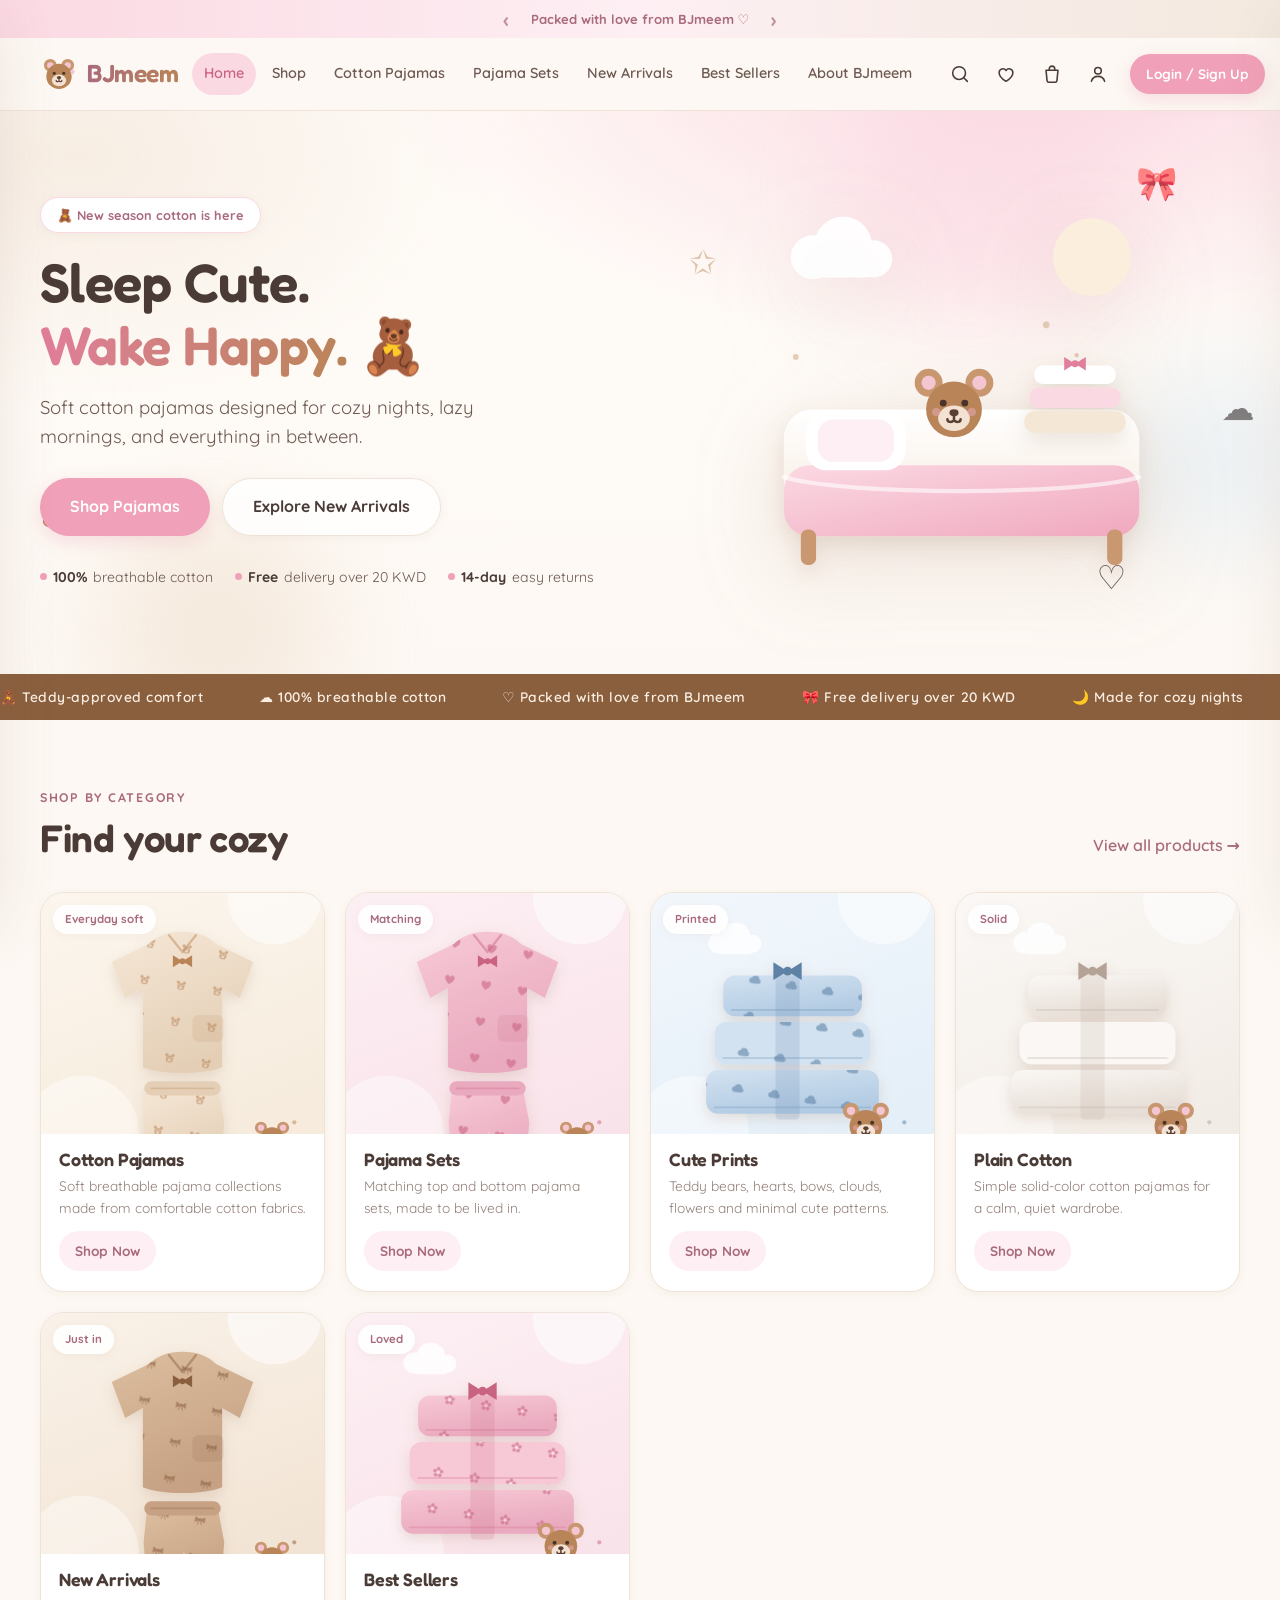
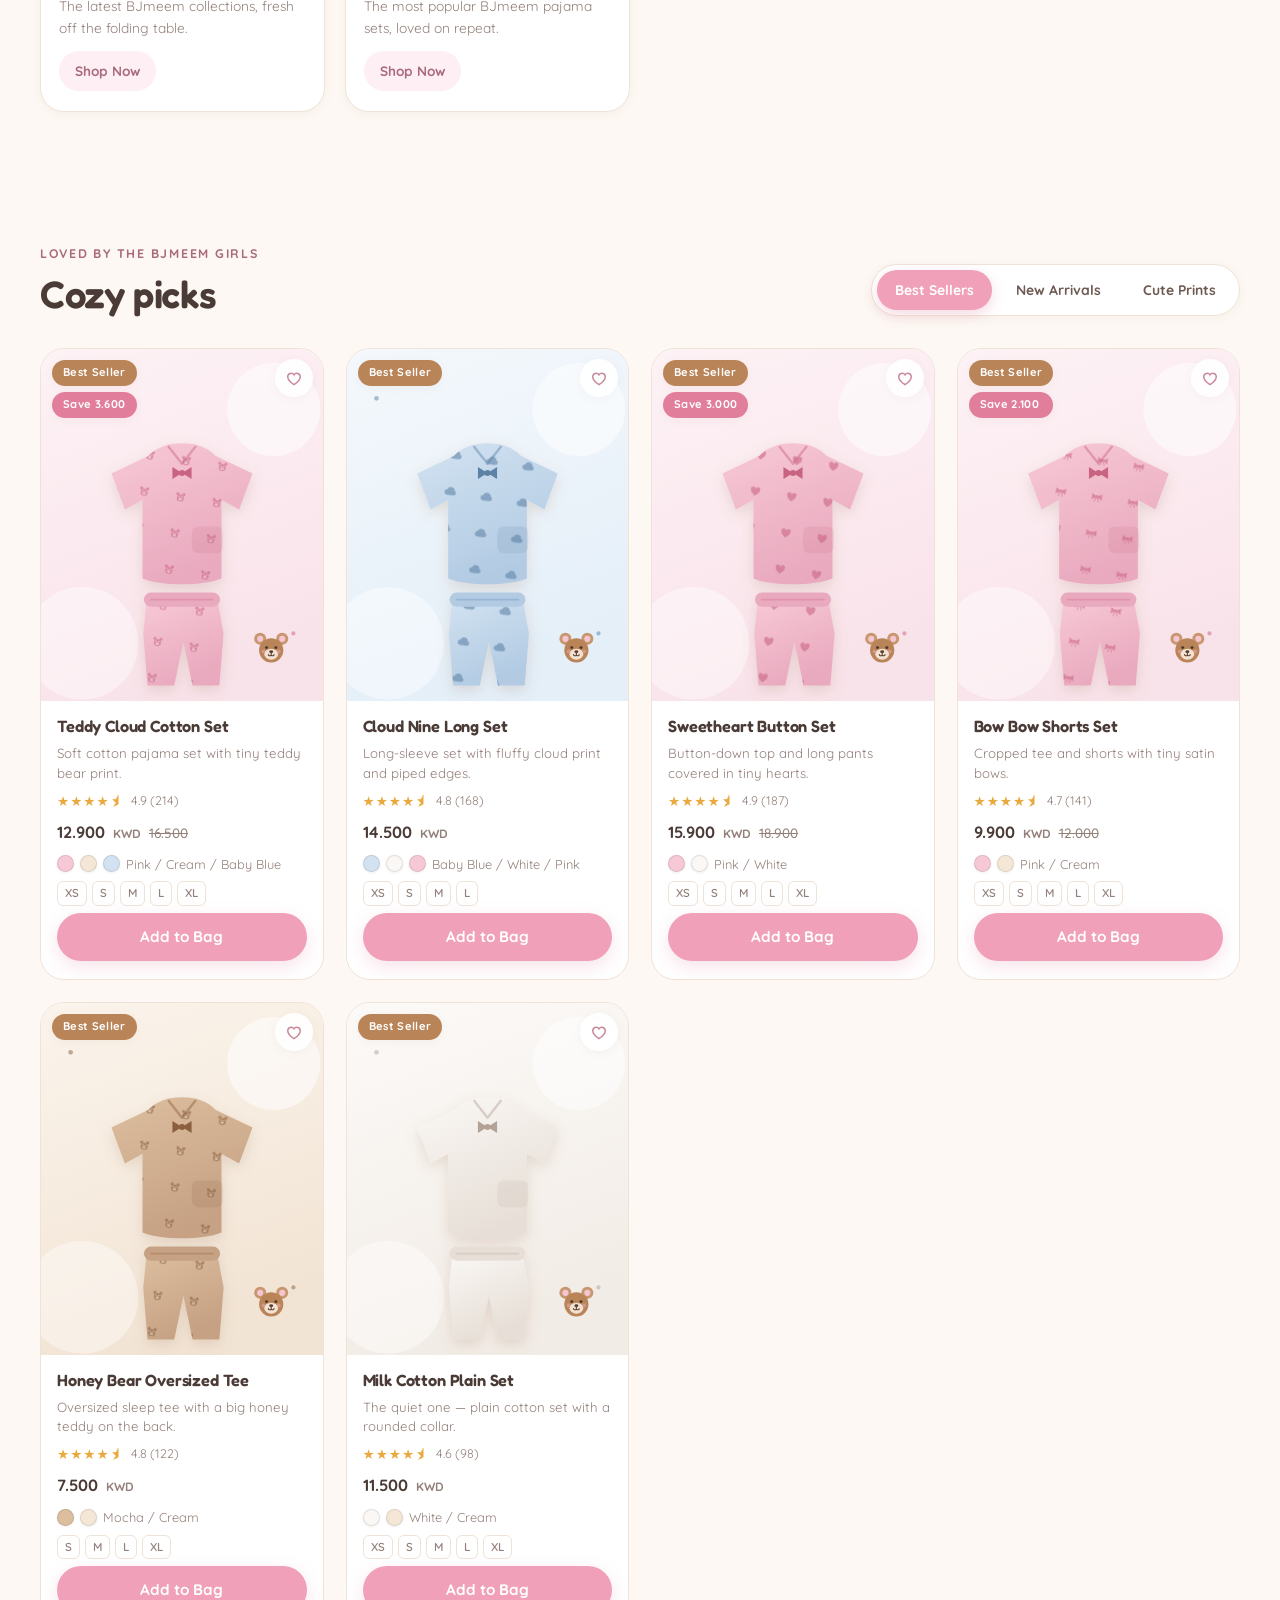
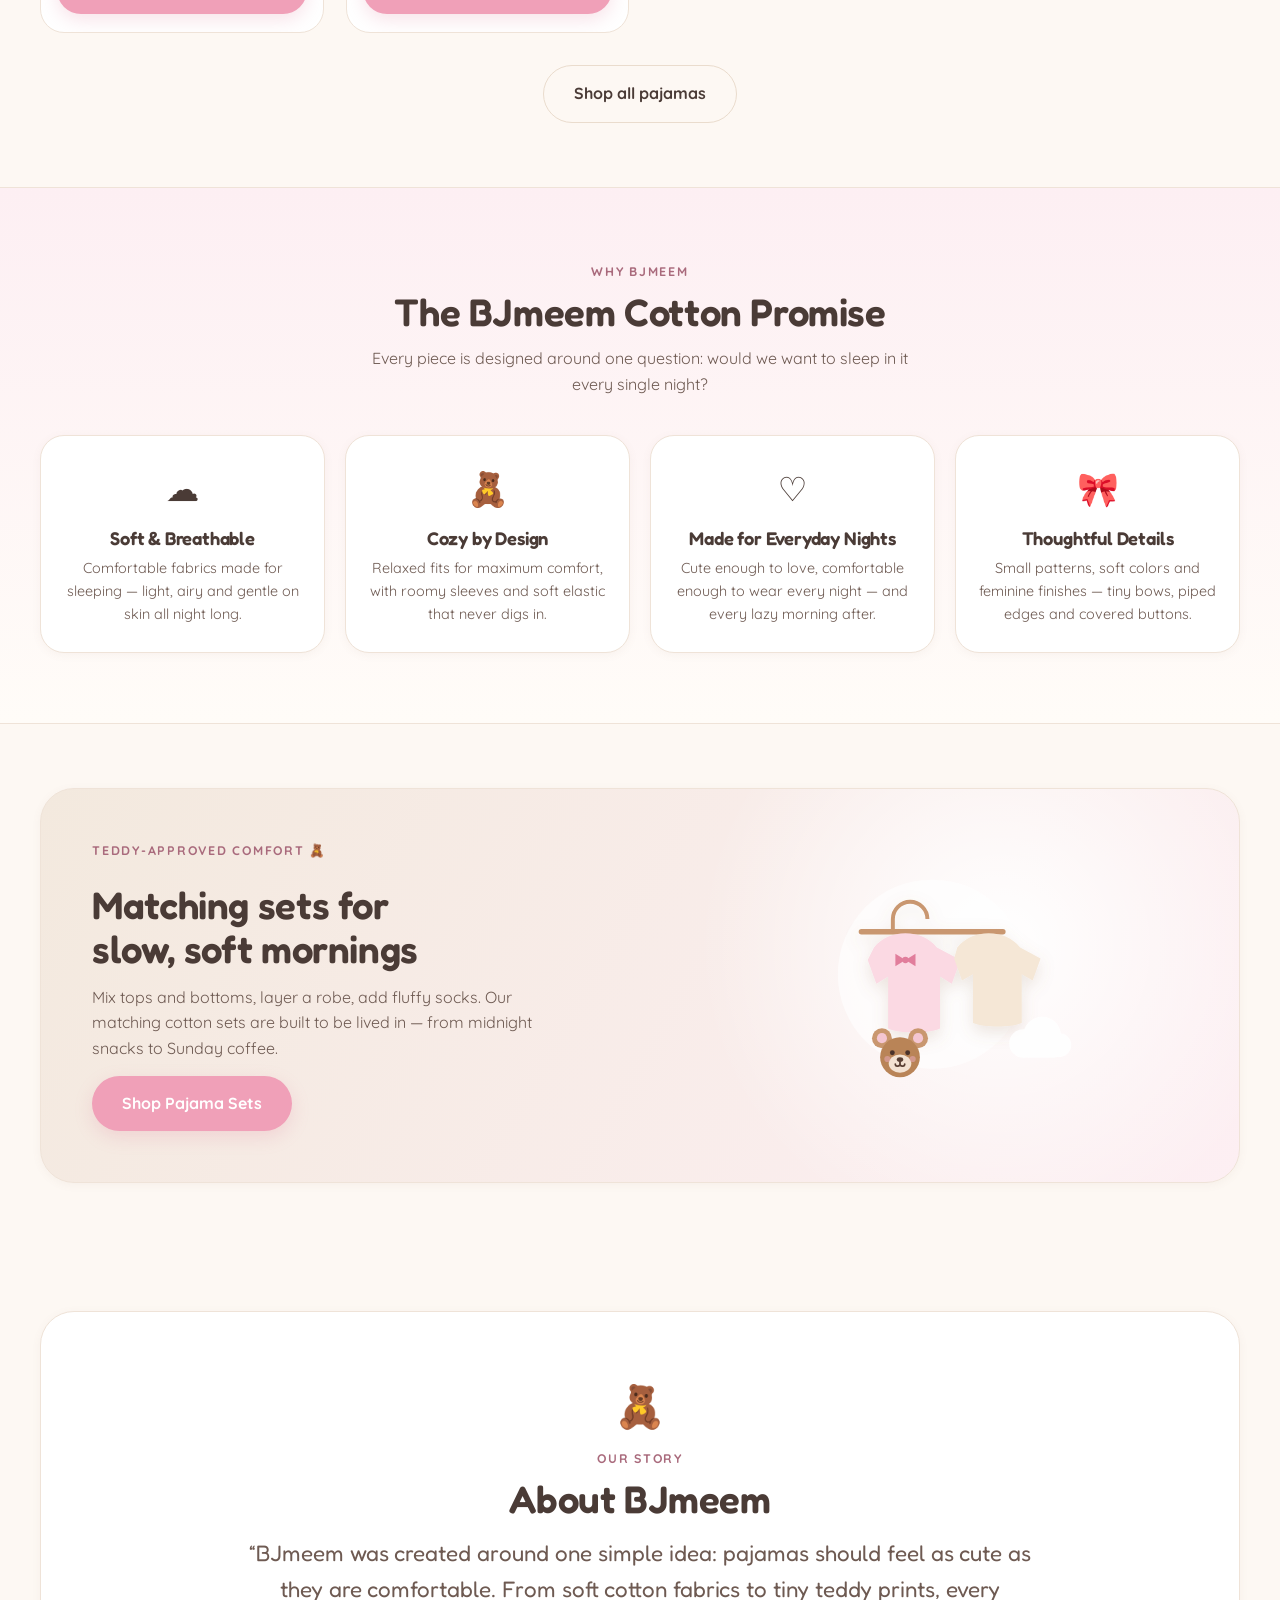
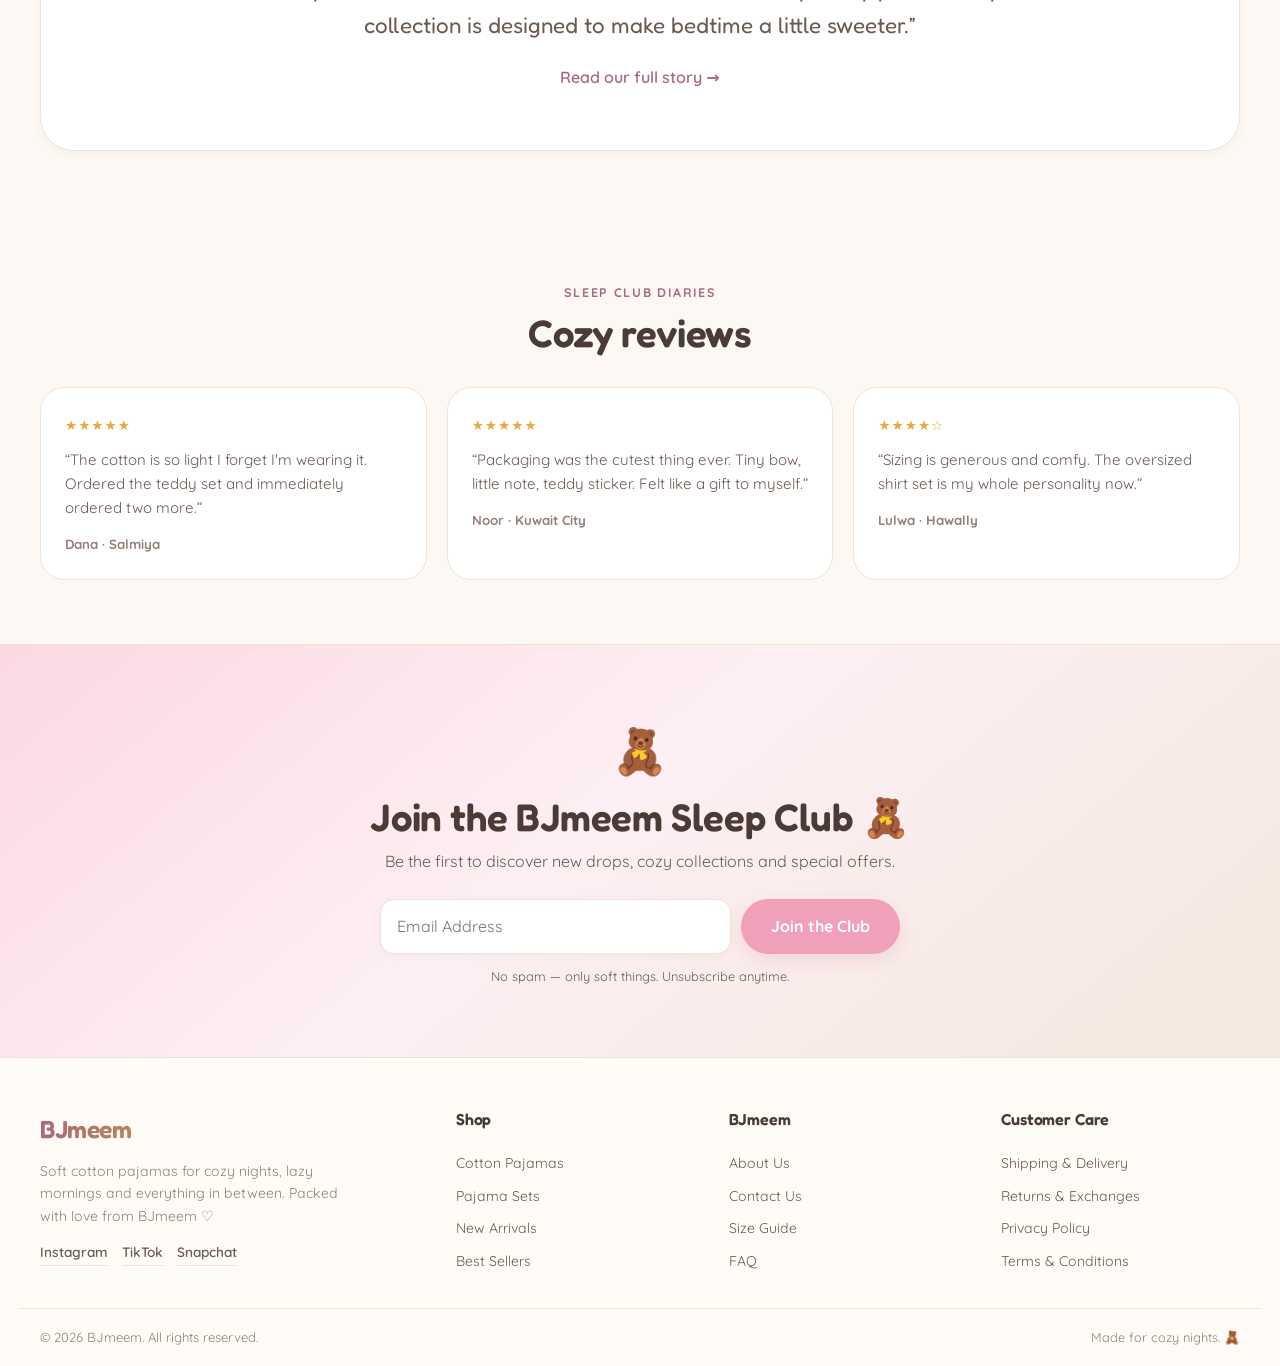
<file: index.html>
<!DOCTYPE html>
<html lang="en">
<head>
<meta charset="UTF-8" />
<meta name="viewport" content="width=device-width, initial-scale=1, viewport-fit=cover" />
<meta name="theme-color" content="#FDF8F3" />
<title>BJmeem — Cute Cotton Pajamas &amp; Cozy Sleepwear</title>
<meta name="description" content="BJmeem — soft cotton pajamas and cozy sleepwear for girls and women. Teddy prints, matching pajama sets and warm everyday comfort." />
<link rel="icon" href="data:image/svg+xml,%3Csvg%20xmlns='http://www.w3.org/2000/svg'%20viewBox='0%200%2032%2032'%3E%3Ctext%20y='27'%20font-size='27'%3E%F0%9F%A7%B8%3C/text%3E%3C/svg%3E" />
<link rel="preconnect" href="https://fonts.googleapis.com" />
<link rel="preconnect" href="https://fonts.gstatic.com" crossorigin />
<link href="https://fonts.googleapis.com/css2?family=Fredoka:wght@400;500;600;700&family=Quicksand:wght@400;500;600;700&display=swap" rel="stylesheet" />
<link rel="stylesheet" href="style.css" />
</head>
<body>

<a class="skip-link" href="#main">Skip to content</a>

<!-- ============ ANNOUNCEMENT ============ -->
<div class="announce">
  <div class="container announce-inner">
    <button class="announce-arrow" id="annPrev" aria-label="Previous message">&#8249;</button>
    <p class="announce-text" id="announceText">Packed with love from BJmeem &#9825;</p>
    <button class="announce-arrow" id="annNext" aria-label="Next message">&#8250;</button>
  </div>
</div>

<!-- ============ HEADER ============ -->
<header class="header" id="header">
  <div class="container header-inner">
    <button class="icon-btn hamburger" id="hamburger" aria-label="Open menu" aria-expanded="false" aria-controls="mobileDrawer">
      <span></span><span></span><span></span>
    </button>

    <a href="#/" class="logo" aria-label="BJmeem — home">
      <span class="logo-mark" aria-hidden="true">
        <svg viewBox="0 0 48 48" fill="none">
          <circle cx="13" cy="13" r="8" fill="#C9976F"/><circle cx="35" cy="13" r="8" fill="#C9976F"/>
          <circle cx="13" cy="13" r="4" fill="#F4C6D2"/><circle cx="35" cy="13" r="4" fill="#F4C6D2"/>
          <circle cx="24" cy="27" r="16" fill="#B98457"/>
          <ellipse cx="24" cy="32" rx="9" ry="7.5" fill="#F3E2D2"/>
          <ellipse cx="24" cy="28.5" rx="2.6" ry="2" fill="#5A4034"/>
          <path d="M24 30.5v2.2M24 32.7c-1.4 1.6-3.6 1-3.6-.6M24 32.7c1.4 1.6 3.6 1 3.6-.6" stroke="#5A4034" stroke-width="1.5" stroke-linecap="round"/>
          <circle cx="18" cy="23" r="1.9" fill="#4A332A"/><circle cx="30" cy="23" r="1.9" fill="#4A332A"/>
          <path d="M38.5 20.5c1.8-2.8 5.2-2.2 5.2.5 0 2-2.2 3.4-4.2 4.2" fill="#F4C6D2"/>
        </svg>
      </span>
      <span class="logo-text">BJmeem</span>
    </a>

    <nav class="nav" id="mainNav" aria-label="Main">
      <a href="#/" data-nav="home">Home</a>
      <a href="#/shop" data-nav="shop">Shop</a>
      <a href="#/shop?cat=cotton-pajamas">Cotton Pajamas</a>
      <a href="#/shop?cat=pajama-sets">Pajama Sets</a>
      <a href="#/shop?cat=new-arrivals">New Arrivals</a>
      <a href="#/shop?cat=best-sellers">Best Sellers</a>
      <a href="#/about">About BJmeem</a>
    </nav>

    <div class="header-actions">
      <button class="icon-btn" id="searchToggle" aria-label="Search products" aria-expanded="false">
        <svg viewBox="0 0 24 24" class="ico"><circle cx="11" cy="11" r="7"/><path d="M20 20l-3.6-3.6"/></svg>
      </button>
      <a href="#/wishlist" class="icon-btn" id="wishBtn" aria-label="Wishlist">
        <svg viewBox="0 0 24 24" class="ico"><path d="M12 20s-7.5-4.6-7.5-9.4A4.1 4.1 0 0 1 12 8.2a4.1 4.1 0 0 1 7.5 2.4C19.5 15.4 12 20 12 20z"/></svg>
        <span class="badge" id="wishCount" hidden>0</span>
      </a>
      <button class="icon-btn" id="cartToggle" aria-label="Shopping bag">
        <svg viewBox="0 0 24 24" class="ico"><path d="M5.5 8h13l-1.1 11.2a2 2 0 0 1-2 1.8H8.6a2 2 0 0 1-2-1.8L5.5 8z"/><path d="M9 8V6.4a3 3 0 0 1 6 0V8"/></svg>
        <span class="badge" id="cartCount" hidden>0</span>
      </button>
      <button class="icon-btn account-icon" id="accountBtn" aria-label="My account">
        <svg viewBox="0 0 24 24" class="ico"><circle cx="12" cy="8.5" r="3.6"/><path d="M4.8 20c1-3.6 3.9-5.4 7.2-5.4S18.2 16.4 19.2 20"/></svg>
      </button>
      <button class="btn btn-primary btn-sm login-cta" id="loginBtn">Login / Sign Up</button>
    </div>
  </div>

  <!-- Search -->
  <div class="searchwrap" id="searchBar" hidden>
    <div class="container">
      <form class="searchform" id="searchForm" role="search">
        <svg viewBox="0 0 24 24" class="ico"><circle cx="11" cy="11" r="7"/><path d="M20 20l-3.6-3.6"/></svg>
        <input type="search" id="searchInput" placeholder="Search cotton, teddy, pink, pajama set, oversized&hellip;" aria-label="Search products" autocomplete="off" />
        <button type="button" class="icon-btn" id="searchClose" aria-label="Close search">&times;</button>
      </form>
      <div class="search-chips">
        <span>Popular:</span>
        <button class="chip" data-term="cotton">cotton</button>
        <button class="chip" data-term="teddy">teddy</button>
        <button class="chip" data-term="pink">pink</button>
        <button class="chip" data-term="pajama set">pajama set</button>
        <button class="chip" data-term="oversized">oversized</button>
        <button class="chip" data-term="long sleeve">long sleeve</button>
      </div>
      <div class="search-results" id="searchResults"></div>
    </div>
  </div>
</header>

<!-- ============ MOBILE DRAWER ============ -->
<aside class="mobile-drawer" id="mobileDrawer" aria-hidden="true" aria-label="Mobile menu">
  <div class="md-head">
    <span class="logo-text small">BJmeem</span>
    <button class="icon-btn" id="drawerClose" aria-label="Close menu">&times;</button>
  </div>
  <div class="md-user" id="drawerUser"></div>
  <nav class="md-nav" aria-label="Mobile">
    <a href="#/">Home</a>
    <a href="#/shop">Shop All</a>
    <a href="#/shop?cat=cotton-pajamas">Cotton Pajamas</a>
    <a href="#/shop?cat=pajama-sets">Pajama Sets</a>
    <a href="#/shop?cat=cute-prints">Cute Prints</a>
    <a href="#/shop?cat=plain-cotton">Plain Cotton</a>
    <a href="#/shop?cat=new-arrivals">New Arrivals</a>
    <a href="#/shop?cat=best-sellers">Best Sellers</a>
    <a href="#/about">About BJmeem</a>
    <a href="#/wishlist">Wishlist</a>
  </nav>
  <div class="md-foot">
    <p class="tiny">Teddy-approved comfort &#129528;</p>
    <div class="socials">
      <a href="#/info/contact">Instagram</a>
      <a href="#/info/contact">TikTok</a>
      <a href="#/info/contact">Snapchat</a>
    </div>
  </div>
</aside>

<main id="main">

<!-- ============ HOME ============ -->
<section class="page" id="page-home">

  <div class="hero">
    <div class="hero-deco" aria-hidden="true">
      <span class="float f1">&#9729;&#65039;</span><span class="float f2">&#129528;</span>
      <span class="float f3">&#10025;</span><span class="float f4">&#9825;</span>
      <span class="float f5">&#127872;</span><span class="float f6">&#9729;&#65039;</span>
      <span class="blob b1"></span><span class="blob b2"></span><span class="blob b3"></span>
    </div>
    <div class="container hero-grid">
      <div class="hero-copy">
        <span class="eyebrow">&#129528; New season cotton is here</span>
        <h1>Sleep Cute.<br><span class="grad">Wake Happy.</span> &#129528;</h1>
        <p class="lede">Soft cotton pajamas designed for cozy nights, lazy mornings, and everything in between.</p>
        <div class="hero-btns">
          <a href="#/shop?cat=pajama-sets" class="btn btn-primary btn-lg">Shop Pajamas</a>
          <a href="#/shop?cat=new-arrivals" class="btn btn-ghost btn-lg">Explore New Arrivals</a>
        </div>
        <ul class="hero-points">
          <li><b>100%</b> breathable cotton</li>
          <li><b>Free</b> delivery over 20 KWD</li>
          <li><b>14-day</b> easy returns</li>
        </ul>
      </div>
      <div class="hero-art" id="heroArt"></div>
    </div>
  </div>

  <div class="strip"><div class="strip-track" id="stripTrack"></div></div>

  <section class="section container reveal">
    <div class="sec-head">
      <div><span class="kicker">Shop by category</span><h2>Find your cozy</h2></div>
      <a href="#/shop" class="link-arrow">View all products &rarr;</a>
    </div>
    <div class="cat-grid" id="catGrid"></div>
  </section>

  <section class="section container reveal">
    <div class="sec-head">
      <div><span class="kicker">Loved by the BJmeem girls</span><h2>Cozy picks</h2></div>
      <div class="tabs" id="homeTabs" role="tablist">
        <button class="tab active" role="tab" aria-selected="true" data-tab="best-sellers">Best Sellers</button>
        <button class="tab" role="tab" aria-selected="false" data-tab="new-arrivals">New Arrivals</button>
        <button class="tab" role="tab" aria-selected="false" data-tab="cute-prints">Cute Prints</button>
      </div>
    </div>
    <div class="prod-grid" id="homeGrid"></div>
    <div class="center mt-32"><a href="#/shop" class="btn btn-outline btn-lg">Shop all pajamas</a></div>
  </section>

  <section class="promise reveal">
    <div class="container">
      <div class="center">
        <span class="kicker">Why BJmeem</span>
        <h2>The BJmeem Cotton Promise</h2>
        <p class="sub">Every piece is designed around one question: would we want to sleep in it every single night?</p>
      </div>
      <div class="promise-grid">
        <article class="promise-card"><span class="pc-ico">&#9729;&#65039;</span><h3>Soft &amp; Breathable</h3><p>Comfortable fabrics made for sleeping — light, airy and gentle on skin all night long.</p></article>
        <article class="promise-card"><span class="pc-ico">&#129528;</span><h3>Cozy by Design</h3><p>Relaxed fits for maximum comfort, with roomy sleeves and soft elastic that never digs in.</p></article>
        <article class="promise-card"><span class="pc-ico">&#9825;</span><h3>Made for Everyday Nights</h3><p>Cute enough to love, comfortable enough to wear every night — and every lazy morning after.</p></article>
        <article class="promise-card"><span class="pc-ico">&#127872;</span><h3>Thoughtful Details</h3><p>Small patterns, soft colors and feminine finishes — tiny bows, piped edges and covered buttons.</p></article>
      </div>
    </div>
  </section>

  <section class="section container reveal">
    <div class="banner">
      <div class="banner-copy">
        <span class="kicker">Teddy-approved comfort &#129528;</span>
        <h2>Matching sets for<br>slow, soft mornings</h2>
        <p>Mix tops and bottoms, layer a robe, add fluffy socks. Our matching cotton sets are built to be lived in — from midnight snacks to Sunday coffee.</p>
        <a href="#/shop?cat=pajama-sets" class="btn btn-primary btn-lg">Shop Pajama Sets</a>
      </div>
      <div class="banner-art" id="bannerArt"></div>
    </div>
  </section>

  <section class="section container reveal">
    <div class="about-box">
      <span class="about-bear">&#129528;</span>
      <span class="kicker">Our story</span>
      <h2>About BJmeem</h2>
      <p class="story">&ldquo;BJmeem was created around one simple idea: pajamas should feel as cute as they are comfortable. From soft cotton fabrics to tiny teddy prints, every collection is designed to make bedtime a little sweeter.&rdquo;</p>
      <a href="#/about" class="link-arrow">Read our full story &rarr;</a>
    </div>
  </section>

  <section class="section container reveal">
    <div class="center"><span class="kicker">Sleep Club diaries</span><h2>Cozy reviews</h2></div>
    <div class="review-grid">
      <article class="review"><div class="stars" data-stars="5"></div><p>&ldquo;The cotton is so light I forget I'm wearing it. Ordered the teddy set and immediately ordered two more.&rdquo;</p><footer>Dana &middot; Salmiya</footer></article>
      <article class="review"><div class="stars" data-stars="5"></div><p>&ldquo;Packaging was the cutest thing ever. Tiny bow, little note, teddy sticker. Felt like a gift to myself.&rdquo;</p><footer>Noor &middot; Kuwait City</footer></article>
      <article class="review"><div class="stars" data-stars="4"></div><p>&ldquo;Sizing is generous and comfy. The oversized shirt set is my whole personality now.&rdquo;</p><footer>Lulwa &middot; Hawally</footer></article>
    </div>
  </section>

  <section class="news reveal">
    <div class="container news-inner">
      <span class="news-bear" aria-hidden="true">&#129528;</span>
      <h2>Join the BJmeem Sleep Club &#129528;</h2>
      <p>Be the first to discover new drops, cozy collections and special offers.</p>
      <form class="news-form" id="newsForm" novalidate>
        <div class="field">
          <input type="email" id="newsEmail" placeholder="Email Address" aria-label="Email address" autocomplete="email" />
          <span class="err" id="newsErr"></span>
        </div>
        <button class="btn btn-primary btn-lg" type="submit">Join the Club</button>
      </form>
      <p class="tiny">No spam — only soft things. Unsubscribe anytime.</p>
    </div>
  </section>
</section>

<!-- ============ SHOP ============ -->
<section class="page" id="page-shop" hidden>
  <div class="container">
    <nav class="crumbs" aria-label="Breadcrumb"><a href="#/">Home</a> <span>/</span> <b id="shopCrumb">Shop</b></nav>
    <header class="shop-head">
      <h1 id="shopTitle">All Pajamas</h1>
      <p id="shopBlurb">Soft cotton sleepwear, matching sets and cute prints — made for cozy nights.</p>
    </header>

    <div class="shop-toolbar">
      <button class="btn btn-outline filter-toggle" id="filterToggle">
        <svg viewBox="0 0 24 24" class="ico"><path d="M4 7h16M7 12h10M10 17h4"/></svg> Filters <span class="fcount" id="fcount" hidden>0</span>
      </button>
      <p class="result-count" id="resultCount">&nbsp;</p>
      <label class="sort">
        <span>Sort by</span>
        <select id="sortSelect">
          <option value="newest">Newest</option>
          <option value="best">Best Selling</option>
          <option value="asc">Price: Low to High</option>
          <option value="desc">Price: High to Low</option>
        </select>
      </label>
    </div>

    <div class="shop-layout">
      <aside class="filters" id="filters" aria-label="Product filters">
        <div class="filters-head">
          <h2>Filters</h2>
          <button class="icon-btn" id="filtersClose" aria-label="Close filters">&times;</button>
        </div>
        <div class="active-chips" id="activeChips"></div>

        <details class="fgroup" open><summary>Category</summary><div class="fbody" id="fCat"></div></details>
        <details class="fgroup" open><summary>Size</summary><div class="fbody sizes" id="fSize"></div></details>
        <details class="fgroup" open><summary>Color</summary><div class="fbody swatches" id="fColor"></div></details>
        <details class="fgroup" open><summary>Pattern</summary><div class="fbody" id="fPattern"></div></details>
        <details class="fgroup" open>
          <summary>Price</summary>
          <div class="fbody">
            <input type="range" id="priceRange" min="4" max="30" step="0.5" value="30" aria-label="Maximum price" />
            <p class="price-label">Up to <b id="priceOut">30.000</b> KWD</p>
          </div>
        </details>

        <div class="filters-actions">
          <button class="btn btn-soft" id="clearFilters">Clear all</button>
          <button class="btn btn-primary" id="applyFilters">Show results</button>
        </div>
      </aside>

      <div class="shop-main">
        <div class="prod-grid" id="shopGrid"></div>
        <div class="empty" id="shopEmpty" hidden>
          <span class="empty-ico">&#129528;</span>
          <h3>No cozy matches found</h3>
          <p>Try removing a filter or searching something softer.</p>
          <button class="btn btn-primary" id="emptyClear">Clear filters</button>
        </div>
      </div>
    </div>
  </div>
</section>

<!-- ============ PRODUCT DETAIL ============ -->
<section class="page" id="page-product" hidden>
  <div class="container" id="pdpBody"></div>
</section>

<!-- ============ WISHLIST ============ -->
<section class="page" id="page-wishlist" hidden>
  <div class="container">
    <nav class="crumbs"><a href="#/">Home</a> <span>/</span> <b>Wishlist</b></nav>
    <header class="shop-head"><h1>Your Wishlist &#9825;</h1><p>Saved for later — your future cozy nights.</p></header>
    <div class="prod-grid" id="wishGrid"></div>
    <div class="empty" id="wishEmpty" hidden>
      <span class="empty-ico">&#9825;</span><h3>Nothing saved yet</h3>
      <p>Tap the little heart on any product to keep it here.</p>
      <a class="btn btn-primary" href="#/shop">Start browsing</a>
    </div>
  </div>
</section>

<!-- ============ ABOUT ============ -->
<section class="page" id="page-about" hidden>
  <div class="container">
    <nav class="crumbs"><a href="#/">Home</a> <span>/</span> <b>About BJmeem</b></nav>
    <div class="about-hero">
      <span class="about-bear big">&#129528;</span>
      <h1>About BJmeem</h1>
      <p class="story big">&ldquo;BJmeem was created around one simple idea: pajamas should feel as cute as they are comfortable. From soft cotton fabrics to tiny teddy prints, every collection is designed to make bedtime a little sweeter.&rdquo;</p>
    </div>
    <div class="about-cols">
      <article><h3>Softness first</h3><p>We start with the fabric, always. Breathable cotton, brushed finishes and gentle weights that feel good against skin after a long day. If it isn't soft enough to sleep in for eight hours, it doesn't become a BJmeem piece.</p></article>
      <article><h3>Quietly feminine</h3><p>Tiny bows, rounded collars, soft piping and a color palette borrowed from clouds, cotton and warm milk. Cute — but grown, calm and wearable.</p></article>
      <article><h3>Made to be lived in</h3><p>Relaxed fits, deep pockets and elastic that stays kind. Our sets move from bedtime to breakfast to a slow Friday at home without ever looking undone.</p></article>
      <article><h3>Packed with love</h3><p>Every order leaves us folded with tissue, tied with a little bow and finished with a teddy sticker. Because unboxing should feel as soft as the pajamas inside.</p></article>
    </div>
    <div class="about-cta">
      <h2>Made for cozy nights.</h2>
      <a href="#/shop" class="btn btn-primary btn-lg">Shop the collection</a>
    </div>
  </div>
</section>

<!-- ============ INFO ============ -->
<section class="page" id="page-info" hidden>
  <div class="container narrow">
    <nav class="crumbs"><a href="#/">Home</a> <span>/</span> <b id="infoCrumb">Info</b></nav>
    <article class="info-body" id="infoBody"></article>
  </div>
</section>

<!-- ============ ACCOUNT ============ -->
<section class="page" id="page-account" hidden>
  <div class="container narrow">
    <nav class="crumbs"><a href="#/">Home</a> <span>/</span> <b>My Account</b></nav>
    <div class="account-card" id="accountCard"></div>
  </div>
</section>

</main>

<!-- ============ FOOTER ============ -->
<footer class="footer">
  <div class="container foot-grid">
    <div class="foot-brand">
      <span class="logo-text">BJmeem</span>
      <p>Soft cotton pajamas for cozy nights, lazy mornings and everything in between. Packed with love from BJmeem &#9825;</p>
      <div class="socials">
        <a href="#/info/contact">Instagram</a><a href="#/info/contact">TikTok</a><a href="#/info/contact">Snapchat</a>
      </div>
    </div>
    <nav><h4>Shop</h4>
      <a href="#/shop?cat=cotton-pajamas">Cotton Pajamas</a>
      <a href="#/shop?cat=pajama-sets">Pajama Sets</a>
      <a href="#/shop?cat=new-arrivals">New Arrivals</a>
      <a href="#/shop?cat=best-sellers">Best Sellers</a>
    </nav>
    <nav><h4>BJmeem</h4>
      <a href="#/about">About Us</a>
      <a href="#/info/contact">Contact Us</a>
      <a href="#/info/size-guide">Size Guide</a>
      <a href="#/info/faq">FAQ</a>
    </nav>
    <nav><h4>Customer Care</h4>
      <a href="#/info/shipping">Shipping &amp; Delivery</a>
      <a href="#/info/returns">Returns &amp; Exchanges</a>
      <a href="#/info/privacy">Privacy Policy</a>
      <a href="#/info/terms">Terms &amp; Conditions</a>
    </nav>
  </div>
  <div class="container foot-bottom">
    <p>&copy; 2026 BJmeem. All rights reserved.</p>
    <p class="tiny">Made for cozy nights. &#129528;</p>
  </div>
</footer>

<!-- ============ CART DRAWER ============ -->
<div class="overlay" id="overlay" hidden></div>
<aside class="cart" id="cart" aria-hidden="true" aria-label="Shopping bag">
  <header class="cart-head">
    <h2>Your Bag <span class="cart-n" id="cartHeadCount">0</span></h2>
    <button class="icon-btn" id="cartClose" aria-label="Close bag">&times;</button>
  </header>
  <div class="freeship" id="freeShip"></div>
  <div class="cart-items" id="cartItems"></div>
  <div class="empty cart-empty" id="cartEmpty" hidden>
    <span class="empty-ico">&#128717;&#65039;</span>
    <h3>Your bag is feeling light</h3>
    <p>Add something soft and it'll wait for you right here.</p>
    <button class="btn btn-primary" id="emptyCartShop">Shop pajamas</button>
  </div>
  <footer class="cart-foot" id="cartFoot">
    <div class="row"><span>Subtotal</span><b id="sumSub">0.000 KWD</b></div>
    <div class="row"><span>Delivery</span><b id="sumShip">1.500 KWD</b></div>
    <div class="row total"><span>Total</span><b id="sumTotal">0.000 KWD</b></div>
    <button class="btn btn-primary btn-lg full" id="checkoutBtn">Proceed to Checkout</button>
    <p class="tiny center">Teddy-approved comfort &#129528; &middot; 14-day returns</p>
  </footer>
</aside>

<!-- ============ AUTH MODAL ============ -->
<div class="modal" id="authModal" hidden role="dialog" aria-modal="true" aria-labelledby="authTitle">
  <div class="modal-card auth-card">
    <button class="icon-btn modal-x" data-modal-close aria-label="Close">&times;</button>
    <div class="auth-head">
      <span class="auth-bear">&#129528;</span>
      <h2 id="authTitle">Welcome back</h2>
      <p id="authSub">Log in to your BJmeem account.</p>
    </div>

    <form class="auth-form" id="loginForm" novalidate>
      <div class="field">
        <label for="loginEmail">Email Address</label>
        <input type="email" id="loginEmail" placeholder="you@example.com" autocomplete="email" />
        <span class="err" id="loginEmailErr"></span>
      </div>
      <div class="field">
        <label for="loginPass">Password</label>
        <div class="pass"><input type="password" id="loginPass" placeholder="Your password" autocomplete="current-password" /><button type="button" class="peek" data-peek="loginPass">Show</button></div>
        <span class="err" id="loginPassErr"></span>
      </div>
      <div class="auth-row">
        <label class="check"><input type="checkbox" id="rememberMe" checked /><span>Remember Me</span></label>
        <button type="button" class="linkbtn" data-auth="reset">Forgot password?</button>
      </div>
      <button type="submit" class="btn btn-primary btn-lg full">Login</button>
      <p class="auth-alt">Don't have a BJmeem account? <button type="button" class="linkbtn" data-auth="register">Create one.</button></p>
    </form>

    <form class="auth-form" id="registerForm" hidden novalidate>
      <div class="field">
        <label for="regName">Full Name</label>
        <input type="text" id="regName" placeholder="Your name" autocomplete="name" />
        <span class="err" id="regNameErr"></span>
      </div>
      <div class="field">
        <label for="regEmail">Email Address</label>
        <input type="email" id="regEmail" placeholder="you@example.com" autocomplete="email" />
        <span class="err" id="regEmailErr"></span>
      </div>
      <div class="field">
        <label for="regPass">Password</label>
        <div class="pass"><input type="password" id="regPass" placeholder="At least 6 characters" autocomplete="new-password" /><button type="button" class="peek" data-peek="regPass">Show</button></div>
        <div class="meter"><span id="passMeter"></span></div>
        <span class="err" id="regPassErr"></span>
      </div>
      <div class="field">
        <label for="regPass2">Confirm Password</label>
        <input type="password" id="regPass2" placeholder="Repeat password" autocomplete="new-password" />
        <span class="err" id="regPass2Err"></span>
      </div>
      <label class="check"><input type="checkbox" id="regTerms" /><span>I agree to the BJmeem Terms &amp; Privacy Policy</span></label>
      <span class="err" id="regTermsErr"></span>
      <button type="submit" class="btn btn-primary btn-lg full">Create Account</button>
      <p class="auth-alt">Already have an account? <button type="button" class="linkbtn" data-auth="login">Log in.</button></p>
    </form>

    <form class="auth-form" id="resetForm" hidden novalidate>
      <p class="auth-note">Enter your email and we'll send you a link to reset your password.</p>
      <div class="field">
        <label for="resetEmail">Email Address</label>
        <input type="email" id="resetEmail" placeholder="you@example.com" autocomplete="email" />
        <span class="err" id="resetEmailErr"></span>
      </div>
      <button type="submit" class="btn btn-primary btn-lg full">Send Reset Link</button>
      <p class="auth-alt">Remembered it? <button type="button" class="linkbtn" data-auth="login">Back to login.</button></p>
    </form>

    <div class="auth-ok" id="authOk" hidden></div>
  </div>
</div>

<!-- ============ CHECKOUT MODAL ============ -->
<div class="modal" id="checkoutModal" hidden role="dialog" aria-modal="true" aria-labelledby="coTitle">
  <div class="modal-card checkout-card">
    <button class="icon-btn modal-x" data-modal-close aria-label="Close">&times;</button>
    <h2 id="coTitle">Checkout</h2>
    <form class="co-form" id="coForm" novalidate>
      <div class="grid2">
        <div class="field"><label for="coName">Full Name</label><input id="coName" type="text" autocomplete="name" /><span class="err" id="coNameErr"></span></div>
        <div class="field"><label for="coPhone">Phone</label><input id="coPhone" type="tel" placeholder="9XXXXXXX" autocomplete="tel" /><span class="err" id="coPhoneErr"></span></div>
      </div>
      <div class="field"><label for="coEmail">Email</label><input id="coEmail" type="email" autocomplete="email" /><span class="err" id="coEmailErr"></span></div>
      <div class="grid2">
        <div class="field"><label for="coArea">Area</label><input id="coArea" type="text" placeholder="Salmiya" /><span class="err" id="coAreaErr"></span></div>
        <div class="field"><label for="coBlock">Block / Street / House</label><input id="coBlock" type="text" placeholder="Block 4, Street 12, House 8" /><span class="err" id="coBlockErr"></span></div>
      </div>
      <fieldset class="pay">
        <legend>Payment</legend>
        <label class="radio"><input type="radio" name="pay" value="cod" checked /><span>Cash on Delivery</span></label>
        <label class="radio"><input type="radio" name="pay" value="knet" /><span>KNET on Delivery</span></label>
      </fieldset>
      <div class="co-sum" id="coSum"></div>
      <button class="btn btn-primary btn-lg full" type="submit">Place Order</button>
      <p class="tiny center">You'll get a confirmation by email. Packed with love from BJmeem &#9825;</p>
    </form>
    <div class="co-done" id="coDone" hidden></div>
  </div>
</div>

<!-- ============ SIZE GUIDE MODAL ============ -->
<div class="modal" id="sizeModal" hidden role="dialog" aria-modal="true" aria-labelledby="sgTitle">
  <div class="modal-card">
    <button class="icon-btn modal-x" data-modal-close aria-label="Close">&times;</button>
    <h2 id="sgTitle">BJmeem Size Guide</h2>
    <p class="muted">Our fits run relaxed. If you love an oversized look, size up one.</p>
    <div class="table-wrap">
      <table class="sg-table">
        <thead><tr><th>Size</th><th>Bust (cm)</th><th>Waist (cm)</th><th>Hip (cm)</th><th>Fits</th></tr></thead>
        <tbody>
          <tr><td>XS</td><td>78–82</td><td>60–64</td><td>84–88</td><td>UK 6</td></tr>
          <tr><td>S</td><td>83–87</td><td>65–69</td><td>89–93</td><td>UK 8</td></tr>
          <tr><td>M</td><td>88–93</td><td>70–75</td><td>94–99</td><td>UK 10</td></tr>
          <tr><td>L</td><td>94–99</td><td>76–81</td><td>100–105</td><td>UK 12</td></tr>
          <tr><td>XL</td><td>100–106</td><td>82–88</td><td>106–112</td><td>UK 14</td></tr>
        </tbody>
      </table>
    </div>
  </div>
</div>

<!-- ============ MOBILE BOTTOM NAV ============ -->
<nav class="bottomnav" aria-label="Quick navigation">
  <a href="#/" data-bn="home"><svg viewBox="0 0 24 24" class="ico"><path d="M4 11l8-6.5 8 6.5"/><path d="M6.5 10v9h11v-9"/></svg><span>Home</span></a>
  <button data-bn="search"><svg viewBox="0 0 24 24" class="ico"><circle cx="11" cy="11" r="7"/><path d="M20 20l-3.6-3.6"/></svg><span>Search</span></button>
  <a href="#/wishlist" data-bn="wishlist"><svg viewBox="0 0 24 24" class="ico"><path d="M12 20s-7.5-4.6-7.5-9.4A4.1 4.1 0 0 1 12 8.2a4.1 4.1 0 0 1 7.5 2.4C19.5 15.4 12 20 12 20z"/></svg><span>Wishlist</span><span class="bn-badge" id="bnWish" hidden>0</span></a>
  <button data-bn="bag"><svg viewBox="0 0 24 24" class="ico"><path d="M5.5 8h13l-1.1 11.2a2 2 0 0 1-2 1.8H8.6a2 2 0 0 1-2-1.8L5.5 8z"/><path d="M9 8V6.4a3 3 0 0 1 6 0V8"/></svg><span>Bag</span><span class="bn-badge" id="bnCart" hidden>0</span></button>
  <button data-bn="account"><svg viewBox="0 0 24 24" class="ico"><circle cx="12" cy="8.5" r="3.6"/><path d="M4.8 20c1-3.6 3.9-5.4 7.2-5.4S18.2 16.4 19.2 20"/></svg><span>Account</span></button>
</nav>

<div class="toasts" id="toasts" aria-live="polite"></div>

<script src="js/config.js"></script>
<script src="script.js"></script>
<!-- Loads the Supabase SDK and hands it to the storefront. Module scripts are
     deferred, so script.js has already rendered the page by the time this runs
     — the live catalogue simply swaps in when it arrives. -->
<script type="module">
  import API from './js/supabase/index.js';
  window.BJmeemAPI = API;
  window.dispatchEvent(new CustomEvent('bjmeem:api-ready'));
</script>
</body>
</html>
</file>
<file: style.css>
/* =====================================================================
   BJmeem — Cute Cotton Pajamas
   style.css
   1. Tokens        6. Hero            11. Product detail
   2. Reset/base    7. Categories      12. Cart drawer
   3. Buttons       8. Product cards   13. Modals & forms
   4. Header        9. Promise/about   14. Footer & bottom nav
   5. Drawer/search 10. Shop & filters 15. Animations & responsive
   ===================================================================== */

/* ------------------------- 1. TOKENS ------------------------- */
:root{
  --cream:#FDF8F3;
  --warm-white:#FFFCF8;
  --cotton:#FFFFFF;
  --beige:#F3E9DE;
  --beige-2:#EADCCD;
  --blush:#FDEFF3;
  --baby-pink:#FBD9E3;
  --pink:#F0A0B8;
  --pink-strong:#E88FA9;
  --pink-600:#E17E9C;
  --pink-700:#C96482;
  --rose:#C98A9B;
  --rose-deep:#A96A7C;
  --mocha:#B98457;
  --mocha-soft:#D8B99A;
  --mocha-deep:#8A5F3E;
  --sky:#CFE3F2;
  --ink:#4A3B36;
  --ink-soft:#6E5A52;
  --muted:#94807A;
  --line:#EFE3D8;
  --ok:#5EA97F;
  --warn:#D2694E;

  --r-sm:10px; --r-md:16px; --r-lg:24px; --r-xl:34px; --r-pill:999px;
  --sh-1:0 2px 10px rgba(140,105,90,.06);
  --sh-2:0 10px 30px rgba(140,105,90,.10);
  --sh-3:0 22px 60px rgba(140,105,90,.16);
  --ease:cubic-bezier(.4,.14,.3,1);
  --head:'Fredoka','Quicksand',system-ui,sans-serif;
  --body:'Quicksand',system-ui,-apple-system,'Segoe UI',sans-serif;
  --maxw:1240px;
  --hh:72px;
}

/* ------------------------- 2. RESET / BASE ------------------------- */
*,*::before,*::after{box-sizing:border-box}
[hidden]{display:none !important}
html{-webkit-text-size-adjust:100%;scroll-behavior:smooth}
body{
  margin:0;font-family:var(--body);color:var(--ink);
  background:var(--cream);font-size:16px;line-height:1.6;
  -webkit-font-smoothing:antialiased;overflow-x:hidden;
}
body.locked{overflow:hidden}
img,svg{max-width:100%;display:block}
img{height:auto}
a{color:inherit;text-decoration:none}
button,input,select,textarea{font:inherit;color:inherit}
button{background:none;border:0;cursor:pointer}
h1,h2,h3,h4{font-family:var(--head);font-weight:600;line-height:1.15;margin:0;letter-spacing:-.01em}
h1{font-size:clamp(2rem,5vw,3.4rem)}
h2{font-size:clamp(1.6rem,3.4vw,2.4rem)}
h3{font-size:1.15rem}
p{margin:0}
ul{margin:0;padding:0;list-style:none}
:focus-visible{outline:3px solid var(--pink);outline-offset:3px;border-radius:6px}
.container{width:100%;max-width:var(--maxw);margin-inline:auto;padding-inline:20px}
.container.narrow{max-width:820px}
.section{padding:64px 20px}
.center{text-align:center}
.mt-32{margin-top:32px}
.muted{color:var(--muted)}
.tiny{font-size:.8rem;color:var(--muted)}
.kicker{display:inline-block;font-size:.78rem;font-weight:700;letter-spacing:.14em;text-transform:uppercase;color:var(--rose-deep);margin-bottom:8px}
.sub{max-width:56ch;margin:12px auto 0;color:var(--ink-soft)}
.grad{background:linear-gradient(100deg,var(--pink-600),var(--mocha));-webkit-background-clip:text;background-clip:text;color:transparent}
.skip-link{position:absolute;left:-9999px;top:0;z-index:999;background:var(--pink);color:#fff;padding:12px 18px;border-radius:0 0 12px 0}
.skip-link:focus{left:0}
.ico{width:22px;height:22px;fill:none;stroke:currentColor;stroke-width:1.7;stroke-linecap:round;stroke-linejoin:round}
.link-arrow{font-weight:600;color:var(--rose-deep);border-bottom:2px solid transparent;transition:border-color .25s var(--ease),color .25s}
.link-arrow:hover{border-color:var(--pink);color:var(--pink-700)}
.sec-head{display:flex;align-items:flex-end;justify-content:space-between;gap:20px;flex-wrap:wrap;margin-bottom:32px}

/* ------------------------- 3. BUTTONS ------------------------- */
.btn{
  --bg:var(--pink); --fg:#fff;
  display:inline-flex;align-items:center;justify-content:center;gap:8px;
  background:var(--bg);color:var(--fg);border-radius:var(--r-pill);
  padding:12px 22px;font-weight:700;font-size:.95rem;min-height:46px;
  transition:transform .2s var(--ease),box-shadow .25s var(--ease),background .25s,color .25s;
  box-shadow:0 6px 18px rgba(224,126,156,.22);white-space:nowrap;
}
.btn:hover{transform:translateY(-2px);box-shadow:0 12px 26px rgba(224,126,156,.30)}
.btn:active{transform:translateY(0) scale(.985)}
.btn-lg{padding:15px 30px;min-height:54px;font-size:1rem}
.btn-sm{padding:9px 16px;min-height:38px;font-size:.85rem}
.btn.full{width:100%}
.btn-ghost{--bg:rgba(255,255,255,.86);--fg:var(--ink);box-shadow:var(--sh-1);border:1.5px solid var(--line)}
.btn-ghost:hover{--bg:#fff;box-shadow:var(--sh-2)}
.btn-outline{--bg:transparent;--fg:var(--ink);border:1.6px solid var(--beige-2);box-shadow:none}
.btn-outline:hover{--bg:var(--blush);border-color:var(--baby-pink);box-shadow:var(--sh-1)}
.btn-soft{--bg:var(--blush);--fg:var(--rose-deep);box-shadow:none}
.btn-soft:hover{--bg:var(--baby-pink)}
.btn-dark{--bg:var(--mocha-deep)}
.btn[disabled]{opacity:.55;pointer-events:none}
.chip{border:1.4px solid var(--line);background:#fff;border-radius:var(--r-pill);padding:6px 14px;font-size:.85rem;font-weight:600;color:var(--ink-soft);transition:.2s var(--ease)}
.chip:hover{border-color:var(--pink);color:var(--pink-700);background:var(--blush)}
.linkbtn{color:var(--pink-700);font-weight:700;text-decoration:underline;text-underline-offset:3px}
.linkbtn:hover{color:var(--rose-deep)}

/* ------------------------- 4. HEADER ------------------------- */
.announce{background:linear-gradient(90deg,var(--baby-pink),var(--blush),var(--beige));color:var(--rose-deep);font-size:.82rem;font-weight:700}
.announce-inner{display:flex;align-items:center;justify-content:center;gap:14px;min-height:38px}
.announce-arrow{color:var(--rose-deep);font-size:1.3rem;line-height:1;padding:4px 8px;border-radius:50%;opacity:.7}
.announce-arrow:hover{opacity:1;background:rgba(255,255,255,.5)}
.announce-text{text-align:center;animation:fadeUp .5s var(--ease)}

.header{position:sticky;top:0;z-index:60;background:rgba(253,248,243,.88);backdrop-filter:blur(14px);border-bottom:1px solid var(--line);transition:box-shadow .3s}
.header.scrolled{box-shadow:0 6px 24px rgba(140,105,90,.09)}
.header-inner{display:flex;align-items:center;gap:14px;min-height:var(--hh)}
.logo{display:flex;align-items:center;gap:9px;flex-shrink:0}
.logo-mark{width:38px;height:38px;display:grid;place-items:center;animation:bearFloat 4.5s ease-in-out infinite}
.logo-mark svg{width:100%;height:100%}
.logo-text{font-family:var(--head);font-weight:600;font-size:1.55rem;letter-spacing:-.02em;background:linear-gradient(100deg,var(--rose-deep),var(--mocha));-webkit-background-clip:text;background-clip:text;color:transparent}
.logo-text.small{font-size:1.3rem}

.nav{display:flex;gap:4px;margin-inline:auto;flex-wrap:nowrap}
.nav a{padding:9px 12px;border-radius:var(--r-pill);font-size:.9rem;font-weight:600;color:var(--ink-soft);position:relative;white-space:nowrap;transition:.22s var(--ease)}
.nav a:hover{color:var(--pink-700);background:var(--blush)}
.nav a.active{color:var(--pink-700);background:var(--baby-pink)}

.header-actions{display:flex;align-items:center;gap:2px;margin-left:auto}
.icon-btn{position:relative;display:grid;place-items:center;width:44px;height:44px;border-radius:50%;color:var(--ink);transition:.2s var(--ease)}
.icon-btn:hover{background:var(--blush);color:var(--pink-700)}
.badge{position:absolute;top:5px;right:4px;min-width:19px;height:19px;padding:0 5px;border-radius:var(--r-pill);background:var(--pink-600);color:#fff;font-size:.68rem;font-weight:700;display:grid;place-items:center;box-shadow:0 2px 6px rgba(224,126,156,.5)}
.badge.pop{animation:pop .4s var(--ease)}
.login-cta{margin-left:8px}
.hamburger{flex-direction:column;gap:4.5px;display:none}
.hamburger span{width:20px;height:2px;background:var(--ink);border-radius:2px;transition:.25s var(--ease)}
.hamburger[aria-expanded="true"] span:nth-child(1){transform:translateY(6.5px) rotate(45deg)}
.hamburger[aria-expanded="true"] span:nth-child(2){opacity:0}
.hamburger[aria-expanded="true"] span:nth-child(3){transform:translateY(-6.5px) rotate(-45deg)}

/* ------------------------- 5. SEARCH & DRAWER ------------------------- */
.searchwrap{border-top:1px solid var(--line);background:var(--warm-white);padding:18px 0 22px;animation:slideDown .3s var(--ease)}
.searchform{display:flex;align-items:center;gap:12px;background:#fff;border:1.6px solid var(--line);border-radius:var(--r-pill);padding:8px 10px 8px 18px;box-shadow:var(--sh-1)}
.searchform:focus-within{border-color:var(--pink);box-shadow:0 0 0 4px rgba(240,160,184,.16)}
.searchform .ico{color:var(--muted);flex-shrink:0}
.searchform input{flex:1;border:0;background:none;outline:none;min-height:38px;font-size:1rem}
.search-chips{display:flex;align-items:center;gap:8px;flex-wrap:wrap;margin-top:14px;font-size:.85rem;color:var(--muted)}
.search-results{margin-top:18px;display:grid;gap:10px;max-height:min(52vh,440px);overflow:auto}
.sr-item{display:flex;align-items:center;gap:14px;padding:10px;border-radius:var(--r-md);background:#fff;border:1px solid var(--line);transition:.2s var(--ease)}
.sr-item:hover{border-color:var(--baby-pink);transform:translateX(4px);box-shadow:var(--sh-1)}
.sr-item img{width:56px;height:66px;object-fit:cover;border-radius:10px;background:var(--blush)}
.sr-item b{display:block;font-size:.95rem}
.sr-item span{font-size:.82rem;color:var(--muted)}
.sr-item .sr-price{margin-left:auto;font-weight:700;color:var(--pink-700);white-space:nowrap}
.sr-none{padding:22px;text-align:center;color:var(--muted)}

.overlay{position:fixed;inset:0;background:rgba(74,59,54,.42);backdrop-filter:blur(2px);z-index:70;animation:fade .3s}
.mobile-drawer{
  position:fixed;top:0;left:0;bottom:0;width:min(86vw,340px);z-index:80;
  background:var(--warm-white);transform:translateX(-102%);transition:transform .35s var(--ease);
  display:flex;flex-direction:column;box-shadow:var(--sh-3);
}
.mobile-drawer.open{transform:none}
.md-head{display:flex;align-items:center;justify-content:space-between;padding:16px 18px;border-bottom:1px solid var(--line)}
.md-head .icon-btn{font-size:1.7rem}
.md-user{padding:14px 18px;border-bottom:1px solid var(--line);background:var(--blush)}
.md-user .hi{font-weight:700;color:var(--rose-deep)}
.md-nav{display:flex;flex-direction:column;padding:10px 0;overflow:auto;flex:1}
.md-nav a{padding:14px 20px;font-weight:600;border-radius:0;transition:.2s}
.md-nav a:hover,.md-nav a.active{background:var(--blush);color:var(--pink-700)}
.md-foot{padding:18px 20px;border-top:1px solid var(--line)}
.socials{display:flex;gap:14px;flex-wrap:wrap;margin-top:8px}
.socials a{font-size:.85rem;font-weight:600;color:var(--ink-soft);border-bottom:1.5px solid var(--baby-pink);padding-bottom:2px}
.socials a:hover{color:var(--pink-700)}

/* ------------------------- 6. HERO ------------------------- */
.hero{position:relative;overflow:hidden;background:
  radial-gradient(1100px 460px at 82% -8%,var(--baby-pink) 0%,transparent 62%),
  radial-gradient(700px 420px at 6% 8%,#F7EDE3 0%,transparent 60%),
  linear-gradient(180deg,var(--warm-white),var(--cream));}
.hero-grid{display:grid;grid-template-columns:1.05fr .95fr;gap:40px;align-items:center;padding-block:clamp(40px,7vw,86px);position:relative;z-index:2}
.eyebrow{display:inline-block;background:#fff;border:1.5px solid var(--baby-pink);color:var(--rose-deep);font-size:.8rem;font-weight:700;padding:7px 16px;border-radius:var(--r-pill);box-shadow:var(--sh-1);margin-bottom:18px}
.hero h1{margin-bottom:16px}
.lede{font-size:clamp(1rem,1.6vw,1.16rem);color:var(--ink-soft);max-width:46ch}
.hero-btns{display:flex;gap:12px;flex-wrap:wrap;margin-top:26px}
.hero-points{display:flex;gap:22px;flex-wrap:wrap;margin-top:30px;font-size:.88rem;color:var(--ink-soft)}
.hero-points li{display:flex;align-items:center;gap:6px}
.hero-points li::before{content:"";width:7px;height:7px;border-radius:50%;background:var(--pink);flex-shrink:0}
.hero-points b{color:var(--ink)}
.hero-art{position:relative;display:grid;place-items:center;min-height:320px}
.hero-art img{width:100%;max-width:440px;filter:drop-shadow(0 24px 44px rgba(160,120,100,.18))}
.hero-deco{position:absolute;inset:0;pointer-events:none;z-index:1}
.float{position:absolute;font-size:clamp(1.4rem,2.6vw,2.2rem);opacity:.85;animation:floaty 7s ease-in-out infinite}
.f1{top:12%;left:6%;animation-delay:0s}
.f2{top:66%;left:3%;animation-delay:1.1s;font-size:2rem}
.f3{top:22%;right:44%;animation-delay:.5s;color:var(--mocha-soft)}
.f4{top:78%;right:12%;animation-delay:1.8s}
.f5{top:8%;right:8%;animation-delay:2.4s}
.f6{top:48%;right:2%;animation-delay:3s}
.blob{position:absolute;border-radius:50%;filter:blur(46px);opacity:.55}
.b1{width:280px;height:280px;background:var(--baby-pink);top:-60px;right:12%}
.b2{width:230px;height:230px;background:#F0E0CE;bottom:-70px;left:8%}
.b3{width:200px;height:200px;background:var(--sky);top:44%;right:-40px;opacity:.35}

/* trust strip */
.strip{background:var(--mocha-deep);color:#FBEFE4;overflow:hidden;padding:12px 0}
.strip-track{display:flex;gap:56px;width:max-content;animation:marquee 30s linear infinite;font-size:.86rem;font-weight:600;letter-spacing:.04em}
.strip:hover .strip-track{animation-play-state:paused}
.strip-track span{display:flex;align-items:center;gap:9px;white-space:nowrap}

/* ------------------------- 7. CATEGORIES ------------------------- */
.cat-grid{display:grid;grid-template-columns:repeat(auto-fill,minmax(230px,1fr));gap:20px}
.cat-card{position:relative;border-radius:var(--r-lg);overflow:hidden;background:#fff;border:1px solid var(--line);box-shadow:var(--sh-1);transition:transform .35s var(--ease),box-shadow .35s var(--ease)}
.cat-card:hover{transform:translateY(-6px);box-shadow:var(--sh-2)}
.cat-media{display:block;aspect-ratio:4/3.4;overflow:hidden;background:var(--blush)}
.cat-media img{width:100%;height:100%;object-fit:cover;transition:transform .6s var(--ease)}
.cat-card:hover .cat-media img{transform:scale(1.06)}
.cat-body{padding:16px 18px 20px}
.cat-body h3{font-size:1.12rem;margin-bottom:5px}
.cat-body p{font-size:.86rem;color:var(--muted);min-height:42px}
.cat-body .btn{margin-top:12px}
.cat-tag{position:absolute;top:12px;left:12px;background:rgba(255,255,255,.92);border-radius:var(--r-pill);padding:5px 12px;font-size:.72rem;font-weight:700;color:var(--rose-deep);box-shadow:var(--sh-1)}

/* ------------------------- 8. PRODUCT CARDS ------------------------- */
.tabs{display:flex;gap:6px;background:#fff;border:1px solid var(--line);border-radius:var(--r-pill);padding:5px;box-shadow:var(--sh-1)}
.tab{padding:9px 18px;border-radius:var(--r-pill);font-size:.87rem;font-weight:700;color:var(--ink-soft);transition:.25s var(--ease)}
.tab.active{background:var(--pink);color:#fff;box-shadow:0 5px 14px rgba(224,126,156,.28)}

.prod-grid{display:grid;grid-template-columns:repeat(auto-fill,minmax(232px,1fr));gap:22px}
.card{position:relative;background:#fff;border:1px solid var(--line);border-radius:var(--r-lg);overflow:hidden;display:flex;flex-direction:column;transition:transform .32s var(--ease),box-shadow .32s var(--ease),border-color .3s}
.card:hover{transform:translateY(-7px);box-shadow:var(--sh-2);border-color:var(--baby-pink)}
.card-media{position:relative;display:block;aspect-ratio:4/5;background:var(--blush);overflow:hidden}
.card-media img{position:absolute;inset:0;width:100%;height:100%;object-fit:cover;transition:opacity .45s var(--ease),transform .7s var(--ease)}
.card-media .img-b{opacity:0}
.card:hover .card-media .img-a{opacity:0}
.card:hover .card-media .img-b{opacity:1;transform:scale(1.04)}
.card-badges{position:absolute;top:11px;left:11px;display:flex;flex-direction:column;gap:6px;z-index:2}
.pill{background:#fff;border-radius:var(--r-pill);padding:4px 11px;font-size:.7rem;font-weight:700;letter-spacing:.03em;box-shadow:var(--sh-1);color:var(--rose-deep)}
.pill.new{background:var(--sky);color:#3D6785}
.pill.best{background:var(--mocha);color:#fff}
.pill.sale{background:var(--pink-600);color:#fff}
.wish{position:absolute;top:10px;right:10px;z-index:3;width:38px;height:38px;border-radius:50%;background:rgba(255,255,255,.94);display:grid;place-items:center;box-shadow:var(--sh-1);color:var(--rose);transition:.24s var(--ease)}
.wish:hover{background:#fff;transform:scale(1.09);color:var(--pink-600)}
.wish svg{width:20px;height:20px;fill:none;stroke:currentColor;stroke-width:1.8}
.wish.on{color:var(--pink-600)}
.wish.on svg{fill:var(--pink-600)}
.wish.burst{animation:heartBurst .55s var(--ease)}
.card-body{padding:15px 16px 18px;display:flex;flex-direction:column;gap:7px;flex:1}
.card-name{font-family:var(--head);font-size:1.02rem;font-weight:600;line-height:1.3}
.card-desc{font-size:.83rem;color:var(--muted);line-height:1.45}
.card-rate{display:flex;align-items:center;gap:6px;font-size:.78rem;color:var(--muted)}
.stars{display:inline-flex;gap:1px;color:#E9A93F;font-size:.85rem;letter-spacing:1px}
.card-price{font-weight:700;color:var(--ink);font-size:1.02rem;display:flex;align-items:baseline;gap:8px}
.card-price s{color:var(--muted);font-weight:500;font-size:.85rem}
.card-price .kwd{font-size:.75rem;font-weight:700;color:var(--muted)}
.swatch-row{display:flex;gap:6px;align-items:center;margin-top:2px}
.sw{width:17px;height:17px;border-radius:50%;border:1.5px solid rgba(0,0,0,.10);box-shadow:0 1px 3px rgba(0,0,0,.07)}
.size-row{display:flex;gap:5px;flex-wrap:wrap;font-size:.72rem;color:var(--muted);font-weight:600}
.size-row span{border:1px solid var(--line);border-radius:6px;padding:2px 7px}
.card .btn{margin-top:auto}
.card-atc{width:100%}

/* skeletons */
.sk{background:#fff;border:1px solid var(--line);border-radius:var(--r-lg);overflow:hidden}
.sk-media{aspect-ratio:4/5;background:linear-gradient(100deg,#F6EDE5 30%,#FCF6F0 50%,#F6EDE5 70%);background-size:220% 100%;animation:shimmer 1.2s infinite}
.sk-line{height:12px;margin:12px 16px;border-radius:6px;background:linear-gradient(100deg,#F6EDE5 30%,#FCF6F0 50%,#F6EDE5 70%);background-size:220% 100%;animation:shimmer 1.2s infinite}
.sk-line.short{width:52%}

/* ------------------------- 9. PROMISE / BANNER / ABOUT ------------------------- */
.promise{background:linear-gradient(180deg,var(--blush),var(--warm-white));padding:70px 20px;border-block:1px solid var(--line)}
.promise-grid{display:grid;grid-template-columns:repeat(auto-fit,minmax(230px,1fr));gap:20px;margin-top:38px}
.promise-card{background:#fff;border:1px solid var(--line);border-radius:var(--r-lg);padding:26px 22px;text-align:center;box-shadow:var(--sh-1);transition:transform .3s var(--ease),box-shadow .3s var(--ease)}
.promise-card:hover{transform:translateY(-6px);box-shadow:var(--sh-2)}
.pc-ico{font-size:2.1rem;display:block;margin-bottom:12px;animation:floaty 6s ease-in-out infinite}
.promise-card:nth-child(2) .pc-ico{animation-delay:.7s}
.promise-card:nth-child(3) .pc-ico{animation-delay:1.4s}
.promise-card:nth-child(4) .pc-ico{animation-delay:2.1s}
.promise-card h3{margin-bottom:8px}
.promise-card p{font-size:.9rem;color:var(--ink-soft)}

.banner{display:grid;grid-template-columns:1fr 1fr;gap:0;border-radius:var(--r-xl);overflow:hidden;background:linear-gradient(120deg,var(--beige),var(--blush));border:1px solid var(--line);box-shadow:var(--sh-1)}
.banner-copy{padding:clamp(28px,4vw,52px);display:flex;flex-direction:column;justify-content:center;gap:14px;align-items:flex-start}
.banner-copy p{color:var(--ink-soft);max-width:44ch}
.banner-art{min-height:300px;display:grid;place-items:center;background:radial-gradient(circle at 60% 40%,#fff,transparent 70%);padding:20px}
.banner-art img{max-width:330px}

.about-box{background:#fff;border:1px solid var(--line);border-radius:var(--r-xl);padding:clamp(32px,5vw,60px);text-align:center;box-shadow:var(--sh-1);position:relative}
.about-bear{font-size:2.6rem;display:block;margin-bottom:6px;animation:bearFloat 5s ease-in-out infinite}
.about-bear.big{font-size:3.4rem}
.story{font-family:var(--head);font-size:clamp(1.05rem,2vw,1.4rem);color:var(--ink-soft);max-width:62ch;margin:14px auto 22px;line-height:1.6}
.story.big{font-size:clamp(1.1rem,2.4vw,1.6rem)}
.about-hero{text-align:center;padding:40px 0 10px}
.about-cols{display:grid;grid-template-columns:repeat(auto-fit,minmax(260px,1fr));gap:22px;margin:34px 0}
.about-cols article{background:#fff;border:1px solid var(--line);border-radius:var(--r-lg);padding:26px}
.about-cols h3{margin-bottom:8px;color:var(--rose-deep)}
.about-cols p{font-size:.93rem;color:var(--ink-soft)}
.about-cta{text-align:center;background:linear-gradient(120deg,var(--baby-pink),var(--beige));border-radius:var(--r-xl);padding:48px 24px;margin-bottom:60px}
.about-cta h2{margin-bottom:18px}

.review-grid{display:grid;grid-template-columns:repeat(auto-fit,minmax(260px,1fr));gap:20px;margin-top:32px}
.review{background:#fff;border:1px solid var(--line);border-radius:var(--r-lg);padding:24px}
.review p{font-size:.94rem;color:var(--ink-soft);margin:10px 0 14px}
.review footer{font-size:.83rem;font-weight:700;color:var(--muted)}

.news{background:linear-gradient(140deg,var(--baby-pink),var(--blush) 45%,var(--beige));padding:70px 20px;text-align:center;border-top:1px solid var(--line)}
.news-inner{max-width:640px}
.news-bear{font-size:2.8rem;display:inline-block;animation:bearFloat 4s ease-in-out infinite}
.news h2{margin:8px 0 10px}
.news>.container>p{color:var(--ink-soft)}
.news-form{display:flex;gap:10px;margin:24px auto 12px;max-width:520px;flex-wrap:wrap}
.news-form .field{flex:1;min-width:220px;text-align:left}
.news-form input{width:100%;border:1.6px solid #fff;background:#fff;border-radius:var(--r-pill);padding:15px 22px;outline:none;min-height:54px;box-shadow:var(--sh-1)}
.news-form input:focus{border-color:var(--pink);box-shadow:0 0 0 4px rgba(240,160,184,.2)}

/* ------------------------- 10. SHOP & FILTERS ------------------------- */
.crumbs{display:flex;gap:8px;font-size:.84rem;color:var(--muted);padding:22px 0 4px;flex-wrap:wrap}
.crumbs a:hover{color:var(--pink-700)}
.crumbs b{color:var(--ink)}
.shop-head{padding:8px 0 22px}
.shop-head p{color:var(--ink-soft);max-width:60ch;margin-top:8px}
.shop-toolbar{display:flex;align-items:center;gap:14px;flex-wrap:wrap;padding:14px 0;border-block:1px solid var(--line);position:sticky;top:calc(var(--hh) + 1px);background:var(--cream);z-index:30}
.result-count{font-size:.86rem;color:var(--muted);margin-right:auto}
.sort{display:flex;align-items:center;gap:8px;font-size:.86rem;color:var(--muted);font-weight:600}
.sort select{border:1.5px solid var(--line);background:#fff;border-radius:var(--r-pill);padding:10px 14px;min-height:44px;font-weight:600;cursor:pointer;color:var(--ink)}
.sort select:focus{border-color:var(--pink);outline:none}
.fcount{background:var(--pink-600);color:#fff;border-radius:var(--r-pill);min-width:20px;height:20px;display:inline-grid;place-items:center;font-size:.72rem;padding:0 5px}
.filter-toggle{display:none}

.shop-layout{display:grid;grid-template-columns:262px 1fr;gap:32px;padding:28px 0 70px;align-items:start}
.filters{position:sticky;top:calc(var(--hh) + 74px);background:#fff;border:1px solid var(--line);border-radius:var(--r-lg);padding:20px;box-shadow:var(--sh-1);max-height:calc(100vh - var(--hh) - 100px);overflow:auto}
.filters-head{display:flex;align-items:center;justify-content:space-between;margin-bottom:8px}
.filters-head h2{font-size:1.15rem}
.filters-head .icon-btn{display:none;font-size:1.7rem}
.active-chips{display:flex;gap:6px;flex-wrap:wrap;margin-bottom:6px}
.active-chips .chip{display:inline-flex;align-items:center;gap:6px;background:var(--blush);border-color:var(--baby-pink);color:var(--rose-deep);font-size:.78rem}
.active-chips .chip b{font-size:1rem;line-height:1}
.fgroup{border-top:1px solid var(--line);padding:14px 0}
.fgroup summary{font-weight:700;font-size:.92rem;cursor:pointer;list-style:none;display:flex;align-items:center;justify-content:space-between}
.fgroup summary::-webkit-details-marker{display:none}
.fgroup summary::after{content:"+";font-size:1.15rem;color:var(--muted);font-weight:500}
.fgroup[open] summary::after{content:"–"}
.fbody{padding-top:12px;display:flex;flex-direction:column;gap:9px}
.fbody label{display:flex;align-items:center;gap:9px;font-size:.9rem;color:var(--ink-soft);cursor:pointer;padding:3px 0}
.fbody label:hover{color:var(--ink)}
.fbody input[type=checkbox]{appearance:none;width:19px;height:19px;border:1.7px solid var(--beige-2);border-radius:6px;background:#fff;display:grid;place-items:center;flex-shrink:0;transition:.18s}
.fbody input[type=checkbox]:checked{background:var(--pink);border-color:var(--pink)}
.fbody input[type=checkbox]:checked::after{content:"";width:5px;height:9px;border:2.2px solid #fff;border-top:0;border-left:0;transform:rotate(42deg) translateY(-1px)}
.fbody .cnt{margin-left:auto;font-size:.78rem;color:var(--muted)}
.fbody.sizes{flex-direction:row;flex-wrap:wrap;gap:8px}
.fbody.sizes label{padding:0}
.fbody.sizes input{position:absolute;opacity:0;pointer-events:none}
.fbody.sizes .sizebox{min-width:46px;text-align:center;border:1.5px solid var(--line);border-radius:10px;padding:9px 10px;font-size:.85rem;font-weight:700;transition:.2s var(--ease)}
.fbody.sizes label:hover .sizebox{border-color:var(--pink)}
.fbody.sizes input:checked + .sizebox{background:var(--pink);border-color:var(--pink);color:#fff}
.fbody.sizes input:focus-visible + .sizebox{outline:3px solid var(--pink);outline-offset:2px}
.fbody.swatches{flex-direction:row;flex-wrap:wrap;gap:12px}
.fbody.swatches label{flex-direction:column;gap:5px;font-size:.75rem;text-align:center;width:52px}
.fbody.swatches input{position:absolute;opacity:0;pointer-events:none}
.fbody.swatches .dot{width:30px;height:30px;border-radius:50%;border:2px solid #fff;box-shadow:0 0 0 1.5px var(--line);transition:.2s var(--ease)}
.fbody.swatches label:hover .dot{transform:scale(1.1)}
.fbody.swatches input:checked + .dot{box-shadow:0 0 0 2.5px var(--pink-600)}
.price-label{font-size:.86rem;color:var(--muted);margin-top:8px}
input[type=range]{width:100%;appearance:none;height:6px;border-radius:99px;background:linear-gradient(90deg,var(--pink),var(--baby-pink));outline:none}
input[type=range]::-webkit-slider-thumb{appearance:none;width:22px;height:22px;border-radius:50%;background:#fff;border:3px solid var(--pink-600);cursor:pointer;box-shadow:var(--sh-1)}
input[type=range]::-moz-range-thumb{width:22px;height:22px;border-radius:50%;background:#fff;border:3px solid var(--pink-600);cursor:pointer}
.filters-actions{display:flex;gap:10px;padding-top:16px;border-top:1px solid var(--line)}
.filters-actions .btn{flex:1}
#applyFilters{display:none}

.empty{text-align:center;padding:60px 20px;background:#fff;border:1px dashed var(--beige-2);border-radius:var(--r-lg)}
.empty-ico{font-size:2.6rem;display:block;margin-bottom:10px}
.empty h3{margin-bottom:6px}
.empty p{color:var(--muted);margin-bottom:18px}

/* ------------------------- 11. PRODUCT DETAIL ------------------------- */
.pdp{display:grid;grid-template-columns:1.05fr .95fr;gap:44px;padding:14px 0 60px;align-items:start}
.gallery{position:sticky;top:calc(var(--hh) + 20px);display:grid;grid-template-columns:78px 1fr;gap:14px}
.thumbs{display:flex;flex-direction:column;gap:10px}
.thumb{border:1.8px solid var(--line);border-radius:14px;overflow:hidden;aspect-ratio:4/5;background:var(--blush);transition:.2s var(--ease);padding:0}
.thumb img{width:100%;height:100%;object-fit:cover}
.thumb.active{border-color:var(--pink-600)}
.thumb:hover{border-color:var(--pink)}
.gal-main{position:relative;border-radius:var(--r-lg);overflow:hidden;background:var(--blush);border:1px solid var(--line);aspect-ratio:4/5}
.gal-main img{width:100%;height:100%;object-fit:cover;animation:fade .35s}
.pdp-info h1{font-size:clamp(1.6rem,3vw,2.3rem);margin-bottom:8px}
.pdp-rate{display:flex;align-items:center;gap:10px;font-size:.86rem;color:var(--muted);margin-bottom:14px}
.pdp-price{display:flex;align-items:baseline;gap:10px;font-size:1.7rem;font-weight:700;font-family:var(--head);color:var(--pink-700)}
.pdp-price s{font-size:1rem;color:var(--muted);font-weight:500}
.pdp-price .kwd{font-size:.9rem;color:var(--muted)}
.pdp-desc{color:var(--ink-soft);margin:14px 0 6px}
.fabric{display:inline-flex;align-items:center;gap:8px;background:var(--blush);border:1px solid var(--baby-pink);color:var(--rose-deep);border-radius:var(--r-pill);padding:7px 15px;font-size:.83rem;font-weight:700;margin-top:10px}
.opt{margin-top:22px}
.opt-head{display:flex;align-items:center;justify-content:space-between;margin-bottom:10px}
.opt-head h3{font-size:.92rem;text-transform:uppercase;letter-spacing:.08em}
.opt-head span{font-size:.86rem;color:var(--muted)}
.opt-row{display:flex;gap:10px;flex-wrap:wrap}
.size-btn{min-width:52px;padding:11px 14px;border:1.6px solid var(--line);border-radius:12px;font-weight:700;font-size:.9rem;background:#fff;transition:.2s var(--ease)}
.size-btn:hover{border-color:var(--pink)}
.size-btn.sel{background:var(--pink);border-color:var(--pink);color:#fff;box-shadow:0 6px 16px rgba(224,126,156,.26)}
/* Out of stock for the chosen colour — not selectable (§7). */
.size-btn.is-out{opacity:.45;cursor:not-allowed;text-decoration:line-through;
  background:var(--beige);border-color:var(--line);color:var(--muted)}
.size-btn.is-out:hover{border-color:var(--line);transform:none}
.size-btn.is-out small{text-decoration:none;font-size:.7em;letter-spacing:.02em}
.color-btn{display:flex;align-items:center;gap:8px;padding:7px 14px 7px 8px;border:1.6px solid var(--line);border-radius:var(--r-pill);background:#fff;font-size:.86rem;font-weight:600;transition:.2s var(--ease)}
.color-btn .dot{width:20px;height:20px;border-radius:50%;box-shadow:inset 0 0 0 1.5px rgba(0,0,0,.08)}
.color-btn:hover{border-color:var(--pink)}
.color-btn.sel{border-color:var(--pink-600);background:var(--blush)}
.qty{display:inline-flex;align-items:center;border:1.6px solid var(--line);border-radius:var(--r-pill);background:#fff;overflow:hidden}
.qty button{width:44px;height:46px;font-size:1.25rem;font-weight:600;color:var(--ink-soft);transition:.2s}
.qty button:hover{background:var(--blush);color:var(--pink-700)}
.qty input{width:46px;text-align:center;border:0;outline:none;font-weight:700;background:none;-moz-appearance:textfield}
.qty input::-webkit-outer-spin-button,.qty input::-webkit-inner-spin-button{-webkit-appearance:none;margin:0}
.pdp-actions{display:flex;gap:12px;flex-wrap:wrap;margin-top:26px;align-items:center}
.pdp-actions .btn{flex:1;min-width:170px}
.wish-btn{width:54px;height:54px;border-radius:50%;border:1.6px solid var(--line);display:grid;place-items:center;background:#fff;color:var(--rose);flex:0 0 auto;transition:.22s var(--ease)}
.wish-btn:hover{border-color:var(--pink);transform:scale(1.05)}
.wish-btn.on{color:var(--pink-600);border-color:var(--pink)}
.wish-btn.on svg{fill:var(--pink-600)}
.wish-btn svg{width:24px;height:24px;fill:none;stroke:currentColor;stroke-width:1.7}
.pdp-note{display:flex;gap:10px;flex-wrap:wrap;margin-top:18px;font-size:.83rem;color:var(--muted)}
.pdp-note span{display:flex;align-items:center;gap:6px;background:#fff;border:1px solid var(--line);border-radius:var(--r-pill);padding:6px 13px}
.acc{margin-top:28px;border-top:1px solid var(--line)}
.acc details{border-bottom:1px solid var(--line)}
.acc summary{padding:16px 0;font-weight:700;cursor:pointer;list-style:none;display:flex;justify-content:space-between;align-items:center}
.acc summary::-webkit-details-marker{display:none}
.acc summary::after{content:"+";font-size:1.3rem;color:var(--muted);font-weight:400}
.acc details[open] summary::after{content:"–"}
.acc .acc-body{padding:0 0 18px;color:var(--ink-soft);font-size:.93rem}
.acc .acc-body ul{display:grid;gap:7px}
.acc .acc-body li{padding-left:18px;position:relative}
.acc .acc-body li::before{content:"♡";position:absolute;left:0;color:var(--pink)}
.table-wrap{overflow-x:auto;-webkit-overflow-scrolling:touch}
.sg-table{width:100%;border-collapse:collapse;font-size:.88rem;min-width:460px;margin-top:12px}
.sg-table th,.sg-table td{padding:11px 12px;text-align:left;border-bottom:1px solid var(--line)}
.sg-table th{background:var(--blush);font-family:var(--head);font-weight:600;color:var(--rose-deep)}
.sg-table tr:hover td{background:var(--warm-white)}
.you-may{padding:20px 0 70px}
.you-may h2{margin-bottom:26px}

/* ------------------------- 12. CART DRAWER ------------------------- */
.cart{
  position:fixed;top:0;right:0;bottom:0;width:min(94vw,432px);z-index:80;
  background:var(--warm-white);transform:translateX(103%);transition:transform .38s var(--ease);
  display:flex;flex-direction:column;box-shadow:var(--sh-3);
}
.cart.open{transform:none}
.cart-head{display:flex;align-items:center;justify-content:space-between;padding:18px 20px;border-bottom:1px solid var(--line)}
.cart-head h2{font-size:1.25rem;display:flex;align-items:center;gap:9px}
.cart-n{background:var(--baby-pink);color:var(--rose-deep);border-radius:var(--r-pill);font-size:.78rem;padding:2px 10px;font-family:var(--body);font-weight:700}
.cart-head .icon-btn{font-size:1.8rem}
.freeship{padding:12px 20px;background:var(--blush);font-size:.82rem;color:var(--rose-deep);font-weight:600;border-bottom:1px solid var(--line)}
.fs-bar{height:6px;border-radius:99px;background:#fff;margin-top:8px;overflow:hidden}
.fs-bar i{display:block;height:100%;background:linear-gradient(90deg,var(--pink),var(--mocha-soft));border-radius:99px;transition:width .5s var(--ease)}
.cart-items{flex:1;overflow:auto;padding:14px 20px;display:flex;flex-direction:column;gap:14px}
.ci{display:grid;grid-template-columns:78px 1fr;gap:13px;background:#fff;border:1px solid var(--line);border-radius:var(--r-md);padding:11px;animation:fadeUp .3s var(--ease)}
.ci.removing{opacity:0;transform:translateX(24px);transition:.3s var(--ease)}
.ci img{width:78px;height:94px;object-fit:cover;border-radius:10px;background:var(--blush)}
.ci-top{display:flex;justify-content:space-between;gap:10px}
.ci-name{font-family:var(--head);font-weight:600;font-size:.95rem;line-height:1.3}
.ci-meta{font-size:.78rem;color:var(--muted);margin-top:3px;display:flex;align-items:center;gap:7px;flex-wrap:wrap}
.ci-meta .dot{width:12px;height:12px;border-radius:50%;box-shadow:inset 0 0 0 1px rgba(0,0,0,.1)}
.ci-bot{display:flex;align-items:center;justify-content:space-between;margin-top:10px;gap:8px}
.ci .qty{transform:scale(.86);transform-origin:left center}
.ci-price{font-weight:700;font-size:.95rem}
.ci-rm{font-size:.78rem;color:var(--muted);text-decoration:underline;text-underline-offset:3px;padding:4px}
.ci-rm:hover{color:var(--warn)}
.cart-foot{padding:18px 20px calc(18px + env(safe-area-inset-bottom));border-top:1px solid var(--line);background:#fff;display:grid;gap:9px}
.cart-foot .row{display:flex;justify-content:space-between;font-size:.9rem;color:var(--ink-soft)}
.cart-foot .row.total{font-size:1.12rem;font-weight:700;color:var(--ink);padding-top:9px;border-top:1px dashed var(--line);font-family:var(--head)}
.cart-foot .btn{margin-top:6px}
.cart-empty{border:0;background:none;margin:auto}

/* ------------------------- 13. MODALS & FORMS ------------------------- */
.modal{position:fixed;inset:0;z-index:90;background:rgba(74,59,54,.46);backdrop-filter:blur(3px);display:grid;place-items:center;padding:20px;overflow:auto;animation:fade .25s}
.modal-card{position:relative;background:var(--warm-white);border-radius:var(--r-xl);padding:clamp(24px,4vw,38px);width:min(100%,520px);box-shadow:var(--sh-3);animation:modalIn .35s var(--ease);max-height:92vh;overflow:auto}
.checkout-card{width:min(100%,620px)}
.modal-x{position:absolute;top:12px;right:12px;font-size:1.9rem;color:var(--muted)}
.auth-head{text-align:center;margin-bottom:22px}
.auth-bear{font-size:2.4rem;display:block;animation:bearFloat 4s ease-in-out infinite}
.auth-head h2{margin:6px 0 4px}
.auth-head p{color:var(--muted);font-size:.9rem}
.auth-form{display:grid;gap:15px}
.auth-note{font-size:.9rem;color:var(--ink-soft)}
.field{display:grid;gap:6px}
.field label{font-size:.83rem;font-weight:700;color:var(--ink-soft)}
.field input{width:100%;border:1.6px solid var(--line);background:#fff;border-radius:14px;padding:13px 16px;min-height:50px;outline:none;transition:.2s}
.field input:focus{border-color:var(--pink);box-shadow:0 0 0 4px rgba(240,160,184,.16)}
.field input.bad{border-color:var(--warn);background:#FFF7F5}
.field input.good{border-color:var(--ok)}
.err{font-size:.79rem;color:var(--warn);font-weight:600;min-height:0;display:none}
.err.show{display:block;animation:fadeUp .25s}
.pass{position:relative;display:flex}
.pass input{padding-right:64px}
.peek{position:absolute;right:12px;top:50%;transform:translateY(-50%);font-size:.78rem;font-weight:700;color:var(--pink-700);padding:6px}
.meter{height:5px;border-radius:99px;background:var(--line);overflow:hidden}
.meter span{display:block;height:100%;width:0;border-radius:99px;background:var(--warn);transition:width .3s,background .3s}
.auth-row{display:flex;align-items:center;justify-content:space-between;gap:10px;flex-wrap:wrap;font-size:.86rem}
.check{display:flex;align-items:center;gap:9px;cursor:pointer;font-size:.86rem;color:var(--ink-soft)}
.check input{appearance:none;width:20px;height:20px;border:1.7px solid var(--beige-2);border-radius:6px;background:#fff;display:grid;place-items:center;flex-shrink:0;transition:.18s}
.check input:checked{background:var(--pink);border-color:var(--pink)}
.check input:checked::after{content:"";width:5px;height:9px;border:2.2px solid #fff;border-top:0;border-left:0;transform:rotate(42deg) translateY(-1px)}
.auth-alt{text-align:center;font-size:.88rem;color:var(--ink-soft)}
.auth-ok{text-align:center;padding:14px}
.auth-ok .big-bear{font-size:3rem;display:block;animation:pop .5s var(--ease)}
.auth-ok h3{margin:10px 0 6px;color:var(--ok)}
.auth-ok p{color:var(--ink-soft);font-size:.93rem}
.grid2{display:grid;grid-template-columns:1fr 1fr;gap:14px}
.co-form{display:grid;gap:14px;margin-top:16px}
.pay{border:1.5px solid var(--line);border-radius:var(--r-md);padding:14px 16px;display:grid;gap:10px;background:#fff}
.pay legend{font-size:.82rem;font-weight:700;color:var(--ink-soft);padding:0 6px}
.radio{display:flex;align-items:center;gap:10px;cursor:pointer;font-size:.92rem}
.radio input{appearance:none;width:20px;height:20px;border:1.8px solid var(--beige-2);border-radius:50%;display:grid;place-items:center;transition:.2s}
.radio input:checked{border-color:var(--pink)}
.radio input:checked::after{content:"";width:10px;height:10px;border-radius:50%;background:var(--pink)}
.co-sum{background:var(--blush);border-radius:var(--r-md);padding:14px 16px;display:grid;gap:7px;font-size:.9rem}
.co-sum .row{display:flex;justify-content:space-between}
.co-sum .row.total{font-weight:700;font-size:1.05rem;border-top:1px dashed var(--baby-pink);padding-top:8px;font-family:var(--head)}
.co-done{text-align:center;padding:20px 0}
.co-done .big-bear{font-size:3.2rem;display:block;animation:pop .5s var(--ease)}
.co-done h3{margin:12px 0 8px}
.co-done .oid{font-weight:700;color:var(--pink-700)}

.account-card{background:#fff;border:1px solid var(--line);border-radius:var(--r-xl);padding:clamp(26px,4vw,42px);margin:16px 0 70px;box-shadow:var(--sh-1)}
.acct-hero{display:flex;align-items:center;gap:16px;margin-bottom:22px}
.avatar{width:64px;height:64px;border-radius:50%;background:linear-gradient(140deg,var(--baby-pink),var(--mocha-soft));display:grid;place-items:center;font-family:var(--head);font-size:1.5rem;color:#fff;font-weight:600;flex-shrink:0}
.acct-stats{display:grid;grid-template-columns:repeat(auto-fit,minmax(150px,1fr));gap:14px;margin:20px 0}
.acct-stat{background:var(--blush);border-radius:var(--r-md);padding:16px 18px}
.acct-stat b{display:block;font-family:var(--head);font-size:1.5rem;color:var(--rose-deep)}
.acct-stat span{font-size:.82rem;color:var(--muted)}
.acct-actions{display:flex;gap:12px;flex-wrap:wrap;margin-top:10px}

.info-body{background:#fff;border:1px solid var(--line);border-radius:var(--r-xl);padding:clamp(26px,4vw,44px);margin:14px 0 70px;box-shadow:var(--sh-1)}
.info-body h1{font-size:clamp(1.7rem,3.4vw,2.4rem);margin-bottom:14px}
.info-body h3{margin:24px 0 8px;color:var(--rose-deep)}
.info-body p,.info-body li{color:var(--ink-soft);font-size:.95rem}
.info-body ul{display:grid;gap:8px;margin-top:8px}
.info-body li{padding-left:20px;position:relative}
.info-body li::before{content:"♡";position:absolute;left:0;color:var(--pink)}

/* toasts */
.toasts{position:fixed;right:18px;bottom:calc(18px + env(safe-area-inset-bottom));z-index:120;display:grid;gap:10px;pointer-events:none}
.toast{display:flex;align-items:center;gap:12px;background:#fff;border:1px solid var(--baby-pink);border-radius:var(--r-pill);padding:12px 20px 12px 14px;box-shadow:var(--sh-2);font-weight:600;font-size:.9rem;animation:toastIn .4s var(--ease);max-width:min(90vw,340px)}
.toast.out{animation:toastOut .3s var(--ease) forwards}
.toast .t-ico{font-size:1.3rem}
.toast.err{border-color:#F2C4B6}

/* ------------------------- 14. FOOTER & BOTTOM NAV ------------------------- */
.footer{background:var(--warm-white);border-top:1px solid var(--line);padding-top:52px;margin-bottom:0}
.foot-grid{display:grid;grid-template-columns:1.6fr repeat(3,1fr);gap:34px;padding-bottom:36px}
.foot-brand p{font-size:.88rem;color:var(--muted);margin:10px 0 14px;max-width:38ch}
.footer h4{font-family:var(--head);font-size:1rem;margin-bottom:14px;color:var(--ink)}
.footer nav{display:flex;flex-direction:column;gap:10px}
.footer nav a{font-size:.88rem;color:var(--ink-soft);width:fit-content;transition:.2s}
.footer nav a:hover{color:var(--pink-700);transform:translateX(3px)}
.foot-bottom{display:flex;justify-content:space-between;gap:12px;flex-wrap:wrap;padding:18px 20px;border-top:1px solid var(--line);font-size:.82rem;color:var(--muted)}

.bottomnav{display:none;position:fixed;left:0;right:0;bottom:0;z-index:65;background:rgba(255,252,248,.96);backdrop-filter:blur(14px);border-top:1px solid var(--line);padding-bottom:env(safe-area-inset-bottom)}
.bottomnav a,.bottomnav button{position:relative;flex:1;display:flex;flex-direction:column;align-items:center;gap:3px;padding:9px 4px 8px;font-size:.68rem;font-weight:700;color:var(--muted);min-height:58px;justify-content:center}
.bottomnav a.active,.bottomnav button.active{color:var(--pink-700)}
.bottomnav .ico{width:23px;height:23px}
.bn-badge{position:absolute;top:4px;right:calc(50% - 22px);min-width:17px;height:17px;padding:0 4px;border-radius:99px;background:var(--pink-600);color:#fff;font-size:.63rem;display:grid;place-items:center}

/* ------------------------- 15. ANIMATIONS ------------------------- */
@keyframes fade{from{opacity:0}to{opacity:1}}
@keyframes fadeUp{from{opacity:0;transform:translateY(10px)}to{opacity:1;transform:none}}
@keyframes slideDown{from{opacity:0;transform:translateY(-10px)}to{opacity:1;transform:none}}
@keyframes modalIn{from{opacity:0;transform:translateY(18px) scale(.97)}to{opacity:1;transform:none}}
@keyframes pop{0%{transform:scale(.4)}60%{transform:scale(1.18)}100%{transform:scale(1)}}
@keyframes floaty{0%,100%{transform:translateY(0) rotate(-2deg)}50%{transform:translateY(-14px) rotate(2deg)}}
@keyframes bearFloat{0%,100%{transform:translateY(0) rotate(-3deg)}50%{transform:translateY(-6px) rotate(3deg)}}
@keyframes marquee{from{transform:translateX(0)}to{transform:translateX(-50%)}}
@keyframes shimmer{from{background-position:180% 0}to{background-position:-40% 0}}
@keyframes heartBurst{0%{transform:scale(1)}35%{transform:scale(1.45)}55%{transform:scale(.9)}100%{transform:scale(1)}}
@keyframes toastIn{from{opacity:0;transform:translateY(16px) scale(.94)}to{opacity:1;transform:none}}
@keyframes toastOut{to{opacity:0;transform:translateY(10px) scale(.96)}}
@keyframes flyBear{0%{opacity:1;transform:translate(0,0) scale(1)}100%{opacity:0;transform:translate(var(--dx),var(--dy)) scale(.3)}}
.fly-bear{position:fixed;z-index:130;font-size:1.8rem;pointer-events:none;animation:flyBear .8s var(--ease) forwards}

.reveal{opacity:0;transform:translateY(26px);transition:opacity .7s var(--ease),transform .7s var(--ease)}
.reveal.in{opacity:1;transform:none}

/* ------------------------- RESPONSIVE ------------------------- */
@media (max-width:1120px){
  .nav a{padding:9px 9px;font-size:.85rem}
  .login-cta{display:none}
}
@media (max-width:980px){
  .nav{display:none}
  .hamburger{display:flex}
  .account-icon{display:none}
  .hero-grid{grid-template-columns:1fr;text-align:center}
  .hero-copy{display:flex;flex-direction:column;align-items:center}
  .lede{margin-inline:auto}
  .hero-btns,.hero-points{justify-content:center}
  .hero-art{order:-1;min-height:auto}
  .hero-art img{max-width:320px}
  .banner{grid-template-columns:1fr}
  .banner-art{order:-1;min-height:230px}
  .pdp{grid-template-columns:1fr;gap:28px}
  .gallery{position:static}
  .foot-grid{grid-template-columns:1fr 1fr}
  .foot-brand{grid-column:1/-1}
}
@media (max-width:860px){
  .shop-layout{grid-template-columns:1fr}
  .filter-toggle{display:inline-flex}
  .filters{
    position:fixed;inset:0;left:auto;width:min(92vw,360px);z-index:85;border-radius:0;
    max-height:none;transform:translateX(103%);transition:transform .35s var(--ease);
    box-shadow:var(--sh-3);padding-bottom:100px;
  }
  .filters.open{transform:none}
  .filters-head .icon-btn{display:grid}
  #applyFilters{display:inline-flex}
  .filters-actions{
    position:fixed;right:0;bottom:0;width:min(92vw,360px);z-index:2;
    background:#fff;border-top:1px solid var(--line);
    padding:14px 20px calc(14px + env(safe-area-inset-bottom));
  }
}
@media (max-width:760px){
  :root{--hh:62px}
  body{padding-bottom:66px}
  .bottomnav{display:flex}
  .prod-grid{grid-template-columns:repeat(2,1fr);gap:14px}
  .cat-grid{grid-template-columns:repeat(2,1fr);gap:14px}
  .section{padding:44px 16px}
  .container{padding-inline:16px}
  .card-body{padding:12px 12px 15px;gap:5px}
  .card-name{font-size:.93rem}
  .card-desc{display:none}
  .size-row{display:none}
  .cat-body p{display:none}
  .cat-body{padding:13px 13px 16px}
  .sec-head{margin-bottom:22px}
  .tabs{width:100%;overflow:auto}
  .tab{flex:1;padding:9px 12px;font-size:.8rem}
  .gallery{grid-template-columns:1fr}
  .thumbs{flex-direction:row;order:2;overflow:auto;padding-bottom:4px}
  .thumb{width:66px;flex-shrink:0}
  .pdp-actions .btn{min-width:100%}
  .toasts{left:16px;right:16px;bottom:calc(74px + env(safe-area-inset-bottom));justify-items:center}
  .toast{max-width:100%}
  .grid2{grid-template-columns:1fr}
  .foot-grid{grid-template-columns:1fr;gap:26px}
  .footer{padding-bottom:66px}
  .announce-arrow{display:none}
  .review-grid{grid-template-columns:1fr}
}
@media (max-width:420px){
  .prod-grid,.cat-grid{gap:11px}
  .card-body{padding:11px 11px 14px}
  .card-name{font-size:.88rem}
  .card .btn{padding:10px 12px;min-height:42px;font-size:.85rem}
  .hero-points{gap:12px;font-size:.82rem}
}
@media (max-width:340px){
  .prod-grid,.cat-grid{grid-template-columns:1fr}
}

@media (prefers-reduced-motion:reduce){
  *,*::before,*::after{animation-duration:.001ms !important;animation-iteration-count:1 !important;transition-duration:.01ms !important;scroll-behavior:auto !important}
  .reveal{opacity:1;transform:none}
}
</file>
